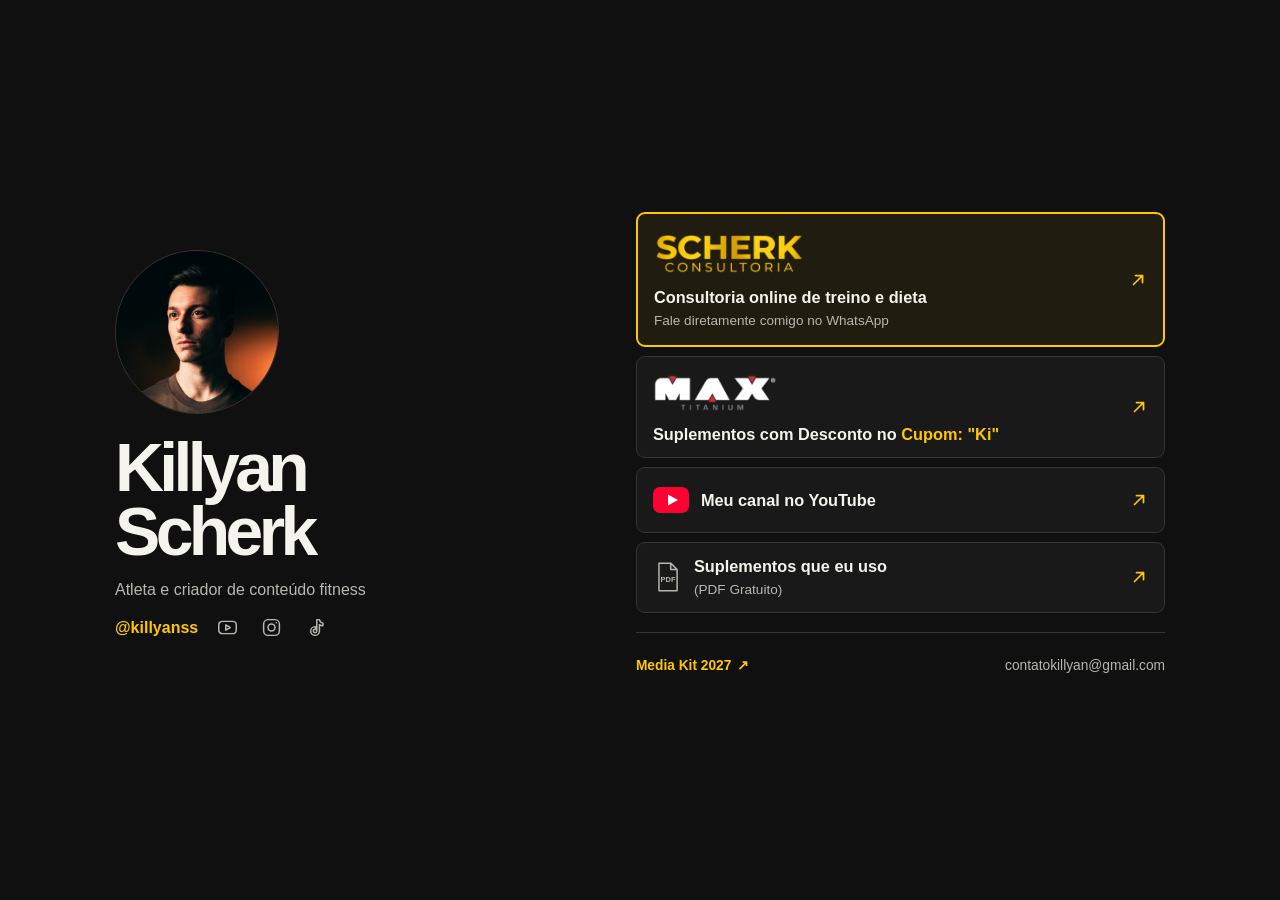
<file: index.html>
<!DOCTYPE html>
<html lang="pt-BR">
<head>
  <script async src="https://www.googletagmanager.com/gtag/js?id=G-Y4FM77V8TT"></script>
  <script>
    window.dataLayer = window.dataLayer || [];
    function gtag() { window.dataLayer.push(arguments); }
    gtag('js', new Date());
    gtag('config', 'G-Y4FM77V8TT', {
      allow_google_signals: false,
      allow_ad_personalization_signals: false
    });

    document.addEventListener('click', function (event) {
      const link = event.target.closest('a[href^="https://wa.me/"], a[href^="https://api.whatsapp.com/"]');
      if (link) {
        gtag('event', 'whatsapp_click');
      }
    });
  </script>
    <meta charset="UTF-8">
    <meta name="viewport" content="width=device-width, initial-scale=1">
    <meta name="theme-color" content="#101010">
    <meta name="description" content="Consultoria, suplementos e canal de Killyan Scherk.">
    <title>Killyan Scherk | Links</title>
    <link rel="icon" type="image/png" sizes="64x64" href="[data-uri]">
    <style>
        :root {
            color-scheme: dark;
            --background: #101010;
            --surface: #191919;
            --text: #f5f3ee;
            --muted: #b8b6b0;
            --line: #373530;
            --yellow: #ffc700;
        }

        *, *::before, *::after { box-sizing: border-box; }
        body {
            margin: 0;
            color: var(--text);
            background: var(--background);
            font: 400 1rem/1.45 "Helvetica Neue", Helvetica, Arial, sans-serif;
        }
        h1, p { margin: 0; }
        a { color: inherit; text-decoration: none; }
        a:focus-visible { outline: 2px solid var(--yellow); outline-offset: 4px; }
        main {
            width: min(1050px, 100% - 80px);
            min-height: 100vh;
            min-height: 100svh;
            margin-inline: auto;
            display: grid;
            grid-template-columns: minmax(0, .9fr) minmax(0, 1.1fr);
            align-content: center;
            align-items: center;
            gap: clamp(2rem, 7vw, 5.5rem);
            padding-block: clamp(2rem, 7vh, 5rem);
        }

        .profile { padding-block: 1rem; }
        .portrait {
            display: block;
            width: clamp(112px, 16vw, 164px);
            height: auto;
            aspect-ratio: 1;
            object-fit: cover;
            border-radius: 50%;
            border: 1px solid var(--line);
            margin-bottom: 1.35rem;
        }
        h1 {
            font-size: clamp(3rem, 5.3vw, 5.5rem);
            line-height: .95;
            font-weight: 700;
            letter-spacing: -.068em;
        }
        h1 span { display: block; }
        .profile p { margin-top: .85rem; color: var(--muted); }
        .profile .handle { color: var(--yellow); font-weight: 700; }
        .identity { display: flex; align-items: center; flex-wrap: wrap; gap: .45rem; margin-top: .25rem; }
        .social-links { display: flex; }
        .social-links a { width: 44px; height: 44px; display: grid; place-items: center; color: var(--muted); border-radius: 6px; }
        .social-links a:hover { color: var(--yellow); background: var(--surface); }
        @media (max-width: 700px) { .identity { justify-content: center; } }

        .links { display: grid; gap: 9px; list-style: none; padding: 0; margin: 0; }
        .link {
            min-height: 66px;
            display: grid;
            grid-template-columns: minmax(0, 1fr) auto;
            align-items: center;
            gap: 1rem;
            padding: .8rem 1rem;
            background: var(--surface);
            border: 1px solid var(--line);
            border-radius: 9px;
            transition: background .16s, border-color .16s;
        }
        .link:hover { background: #24221b; border-color: var(--yellow); }
        .link strong { display: block; font-size: 1.02rem; line-height: 1.25; }
        .link small { display: block; margin-top: .22rem; color: var(--muted); font-size: .85rem; }
        .arrow { color: var(--yellow); font-size: 1.25rem; line-height: 1; }
        .link.primary { background: var(--yellow); border-color: var(--yellow); color: #141005; }
        .link.primary:hover { background: #ffdb52; border-color: #ffdb52; }
        .primary small, .primary .arrow { color: inherit; }
        .coupon { color: var(--yellow); font-weight: 700; }

        footer {
            margin-top: 1.2rem;
            border-top: 1px solid var(--line);
            padding-top: .65rem;
            display: flex;
            align-items: center;
            justify-content: space-between;
            flex-wrap: wrap;
            gap: .1rem 1rem;
            font-size: .86rem;
            color: var(--muted);
        }
        footer a { display: inline-flex; align-items: center; min-height: 44px; gap: .35rem; }
        footer a:hover { color: var(--yellow); text-decoration: underline; text-underline-offset: .2em; }
        .media-kit { color: var(--yellow); font-weight: 700; }

        @media (max-width: 700px) {
            main { width: min(480px, 100% - 36px); min-height: auto; grid-template-columns: 1fr; gap: 1.6rem; }
            .profile { text-align: center; padding: 0; }
            .portrait { width: 94px; margin: 0 auto .85rem; }
            h1 { font-size: clamp(2.35rem, 8vw, 3.7rem); letter-spacing: -.058em; }
            h1 span { display: inline; }
            .profile p { margin-top: .5rem; }
        }
        @media (prefers-reduced-motion: reduce) {
            .link { transition: none; }
        }
    
        .brand-link { min-height: 78px; }
        .brand-content { display: grid; justify-items: start; gap: .5rem; }
        .brand-inline { display: flex; align-items: center; gap: .75rem; }
        .brand-logo { display: block; object-fit: contain; object-position: left center; width: 150px; height: 50px; }
        .max-logo { mix-blend-mode: screen; width: 124px; height: 46px; }
        .brand-inline svg { flex: none; }
        .youtube-logo { width: 36px; height: 26px; }
        .pdf-icon { width: 29px; height: 32px; color: var(--muted); }
        .link.primary {
            background: #201c10;
            color: var(--text);
            padding-block: .9rem;
            border-width: 2px;
        }
        .link.primary:hover { background: #2b2411; border-color: #ffdb52; }
        .primary small { color: var(--muted); }
        .primary .arrow { color: var(--yellow); }
    </style>
</head>
<body>
    <main>
        <header class="profile">
            <img class="portrait" src="[data-uri]" width="480" height="480" alt="Foto de perfil de Killyan Scherk" fetchpriority="high">
            <h1><span>Killyan</span> <span>Scherk</span></h1>
            <p>Atleta e criador de conteúdo fitness</p>
            <div class="identity"><span class="handle">@killyanss</span><nav class="social-links" aria-label="Redes sociais"><a href="https://www.youtube.com/@killyanss" target="_blank" rel="noopener noreferrer" aria-label="YouTube"><svg width="21" height="21" viewBox="0 0 24 24" fill="none" stroke="currentColor" stroke-width="1.7" stroke-linecap="round" stroke-linejoin="round" aria-hidden="true"><rect x="2" y="5" width="20" height="14" rx="4"/><path d="m10 9 5 3-5 3z"/></svg></a><a href="https://www.instagram.com/killyanss" target="_blank" rel="noopener noreferrer" aria-label="Instagram"><svg width="21" height="21" viewBox="0 0 24 24" fill="none" stroke="currentColor" stroke-width="1.7" stroke-linecap="round" stroke-linejoin="round" aria-hidden="true"><rect x="3" y="3" width="18" height="18" rx="5"/><circle cx="12" cy="12" r="4"/><path d="M17.5 6.5h.01"/></svg></a><a href="https://www.tiktok.com/@killyanss" target="_blank" rel="noopener noreferrer" aria-label="TikTok"><svg width="21" height="21" viewBox="0 0 24 24" fill="none" stroke="currentColor" stroke-width="1.7" stroke-linecap="round" stroke-linejoin="round" aria-hidden="true"><path d="M13.5 3h3a5 5 0 0 0 4 4v3a8 8 0 0 1-4-1.4V16a5 5 0 1 1-5-5h.5v3h-.5a2 2 0 1 0 2 2V3Z"/></svg></a></nav></div>
        </header>

        <div>
            <nav aria-label="Links de Killyan Scherk">
                <ul class="links">
                    <li>
                        <a class="link primary brand-link" href="https://wa.me/5511912862648">
                            <span class="brand-content"><img class="brand-logo" src="[data-uri]" alt="Scherk Consultoria"><span><strong>Consultoria online de treino e dieta</strong><small>Fale diretamente comigo no WhatsApp</small></span></span>
                            <svg class="arrow" width="18" height="18" viewBox="0 0 18 18" fill="none" stroke="currentColor" stroke-width="1.75" stroke-linecap="round" stroke-linejoin="round" aria-hidden="true" focusable="false"><path d="M4.5 13.5l9-9m-7 0h7v7"/></svg>
                        </a>
                    </li>
                    <li>
                        <a class="link brand-link" href="https://www.maxtitanium.com.br/" target="_blank" rel="noopener noreferrer">
                            <span class="brand-content"><img class="brand-logo max-logo" src="[data-uri]" alt="Max Titanium"><strong>Suplementos com Desconto no <span class="coupon">Cupom: "Ki"</span></strong></span>
                            <svg class="arrow" width="18" height="18" viewBox="0 0 18 18" fill="none" stroke="currentColor" stroke-width="1.75" stroke-linecap="round" stroke-linejoin="round" aria-hidden="true" focusable="false"><path d="M4.5 13.5l9-9m-7 0h7v7"/></svg>
                        </a>
                    </li>
                    <li>
                        <a class="link" href="https://www.youtube.com/@killyanss" target="_blank" rel="noopener noreferrer">
                            <span class="brand-inline"><svg class="youtube-logo" viewBox="0 0 36 26" aria-hidden="true"><rect width="36" height="26" rx="7" fill="#ff0033"/><path d="m15 7.5 10 5.5-10 5.5z" fill="#fff"/></svg><strong>Meu canal no YouTube</strong></span>
                            <svg class="arrow" width="18" height="18" viewBox="0 0 18 18" fill="none" stroke="currentColor" stroke-width="1.75" stroke-linecap="round" stroke-linejoin="round" aria-hidden="true" focusable="false"><path d="M4.5 13.5l9-9m-7 0h7v7"/></svg>
                        </a>
                    </li>
                    <li>
                        <a class="link" href="https://docs.google.com/document/d/15MtBe-vhyfo_fk7Q--4Fxvum4FTevNWfiXPBAMH4Kb0/edit?usp=sharing">
                            <span class="brand-inline"><svg class="pdf-icon" viewBox="0 0 26 30" fill="none" aria-hidden="true"><path d="M5 2h11l6 6v20H5zM16 2v6h6" stroke="currentColor" stroke-width="1.4" stroke-linejoin="round"/><text x="13.5" y="20" text-anchor="middle" fill="currentColor" font-family="Arial,sans-serif" font-size="7" font-weight="700">PDF</text></svg><span><strong>Suplementos que eu uso</strong><small>(PDF Gratuito)</small></span></span>
                            <svg class="arrow" width="18" height="18" viewBox="0 0 18 18" fill="none" stroke="currentColor" stroke-width="1.75" stroke-linecap="round" stroke-linejoin="round" aria-hidden="true" focusable="false"><path d="M4.5 13.5l9-9m-7 0h7v7"/></svg>
                        </a>
                    </li>
                </ul>
            </nav>

            <footer>
                <a class="media-kit" href="https://killyan.com.br/mediakit/">Media Kit 2027 <span aria-hidden="true">↗</span></a>
                <a href="mailto:contatokillyan@gmail.com">contatokillyan@gmail.com</a>
            </footer>
        </div>
    </main>
</body>
</html>
</file>
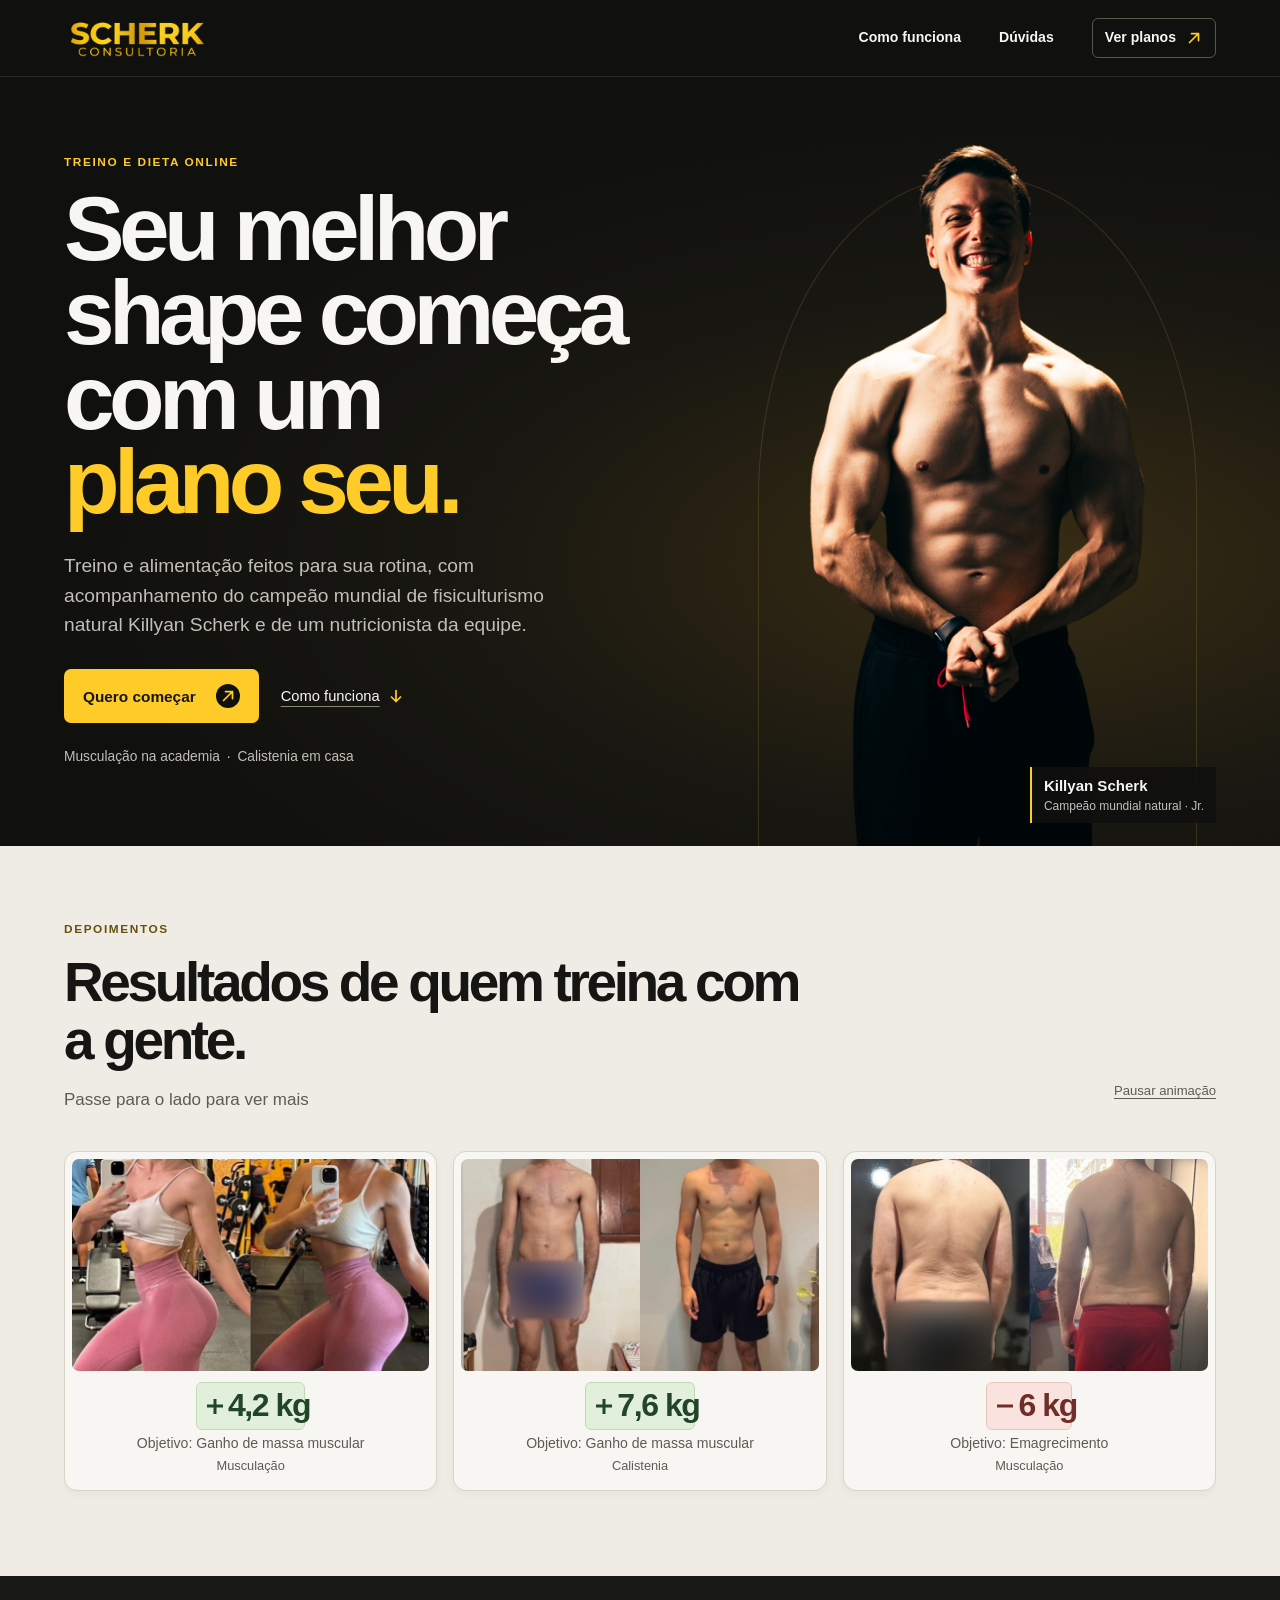
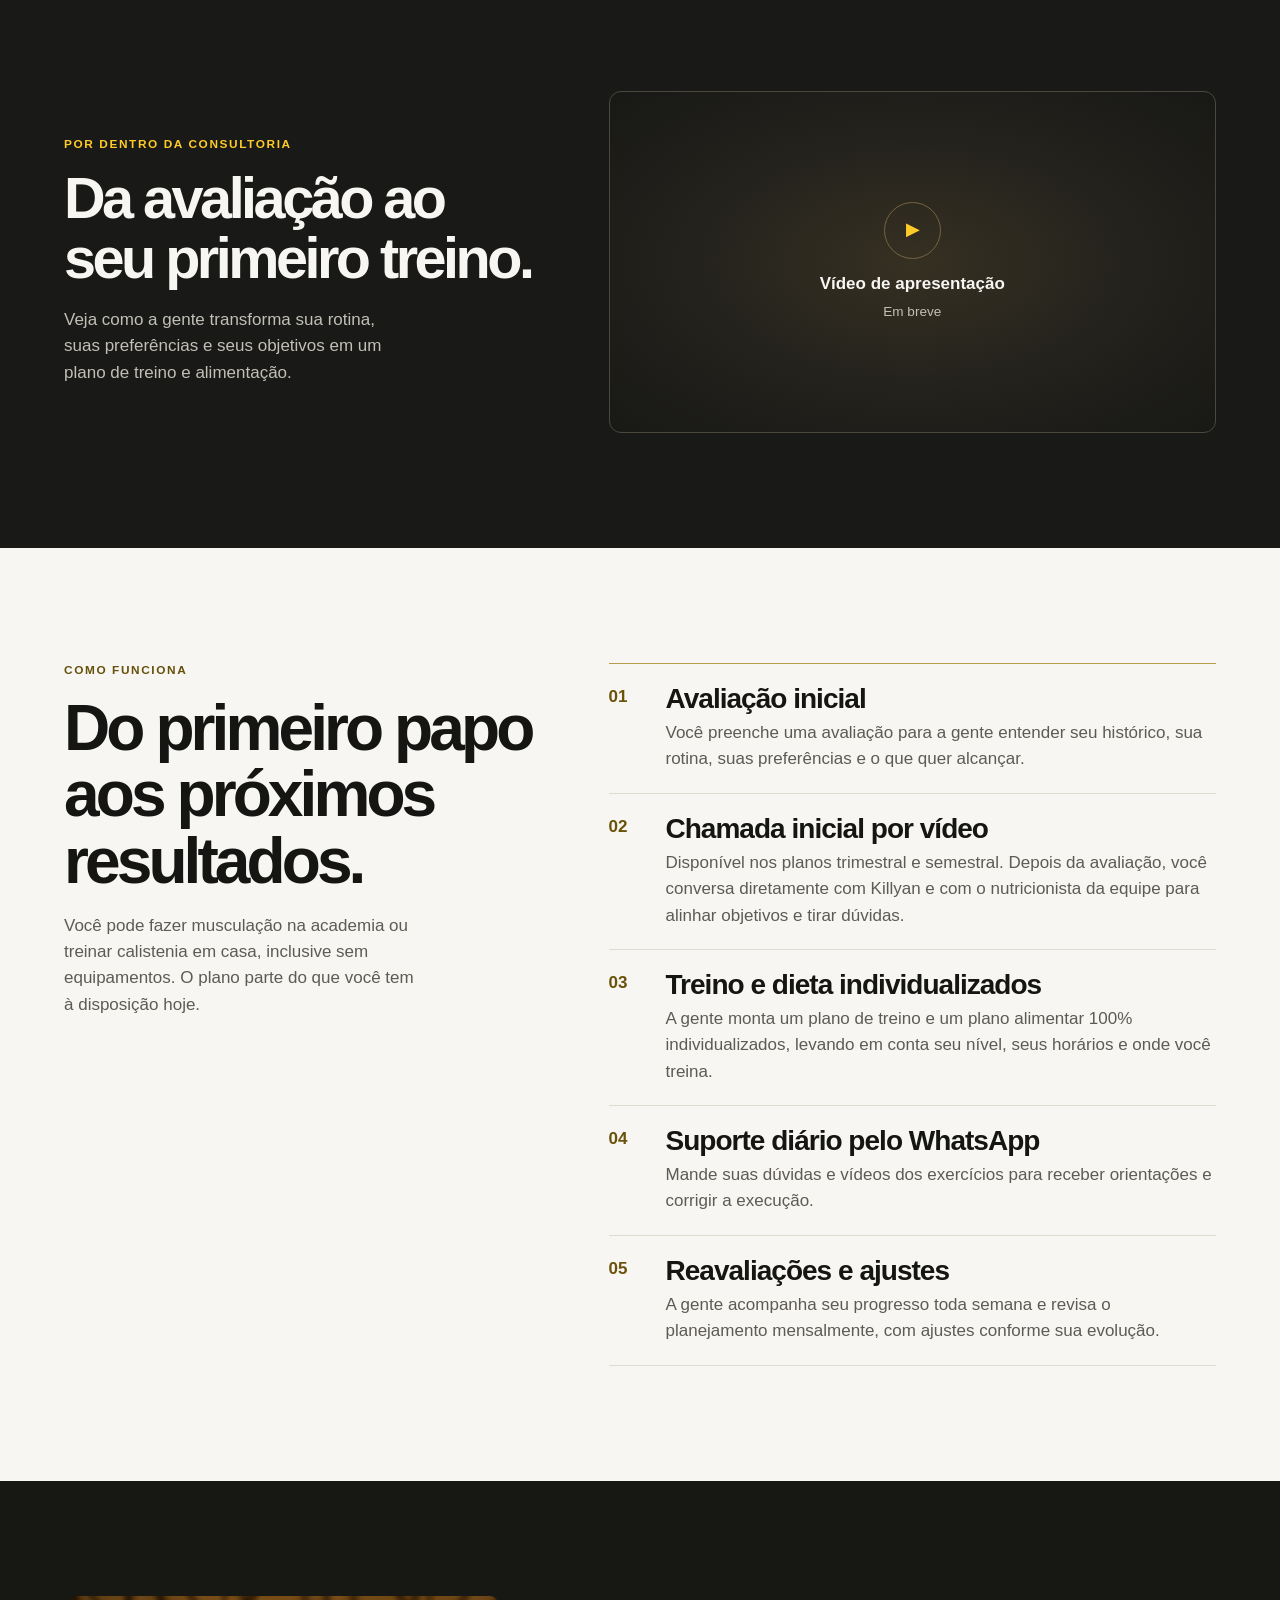
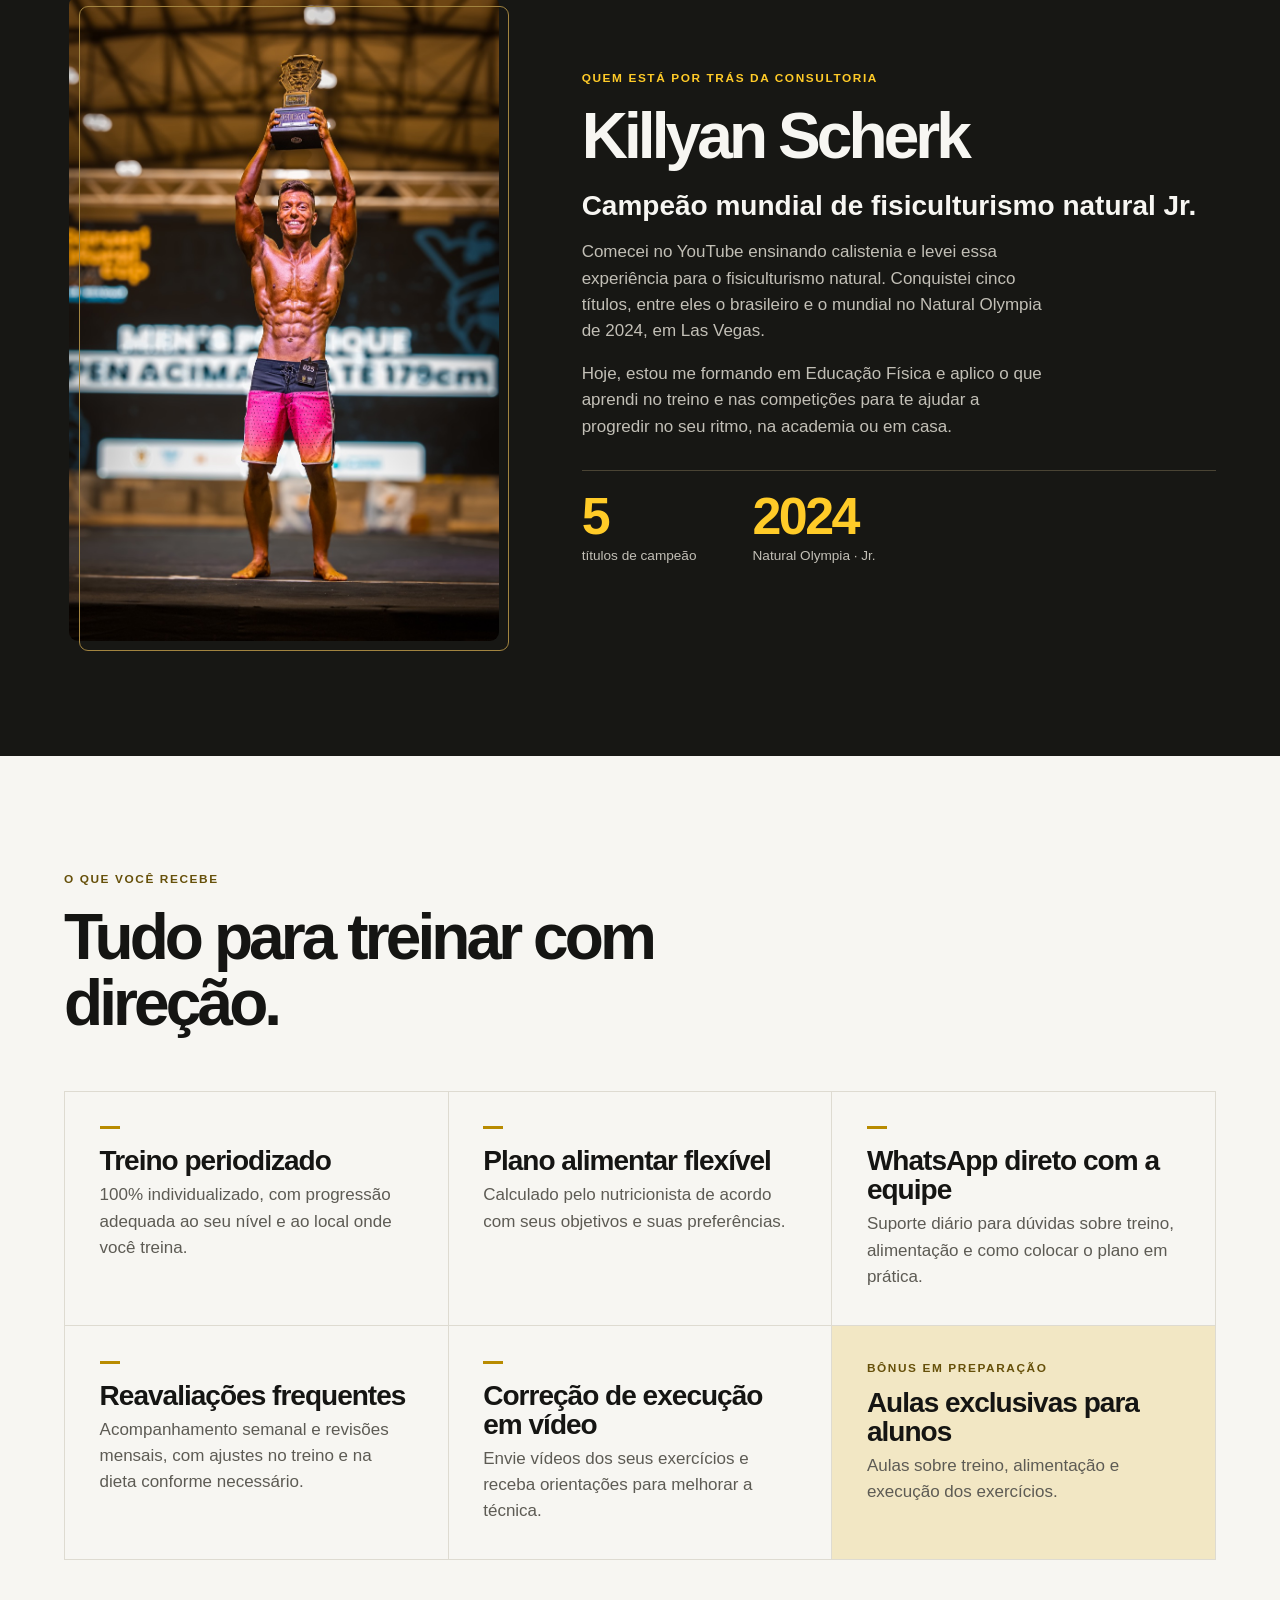
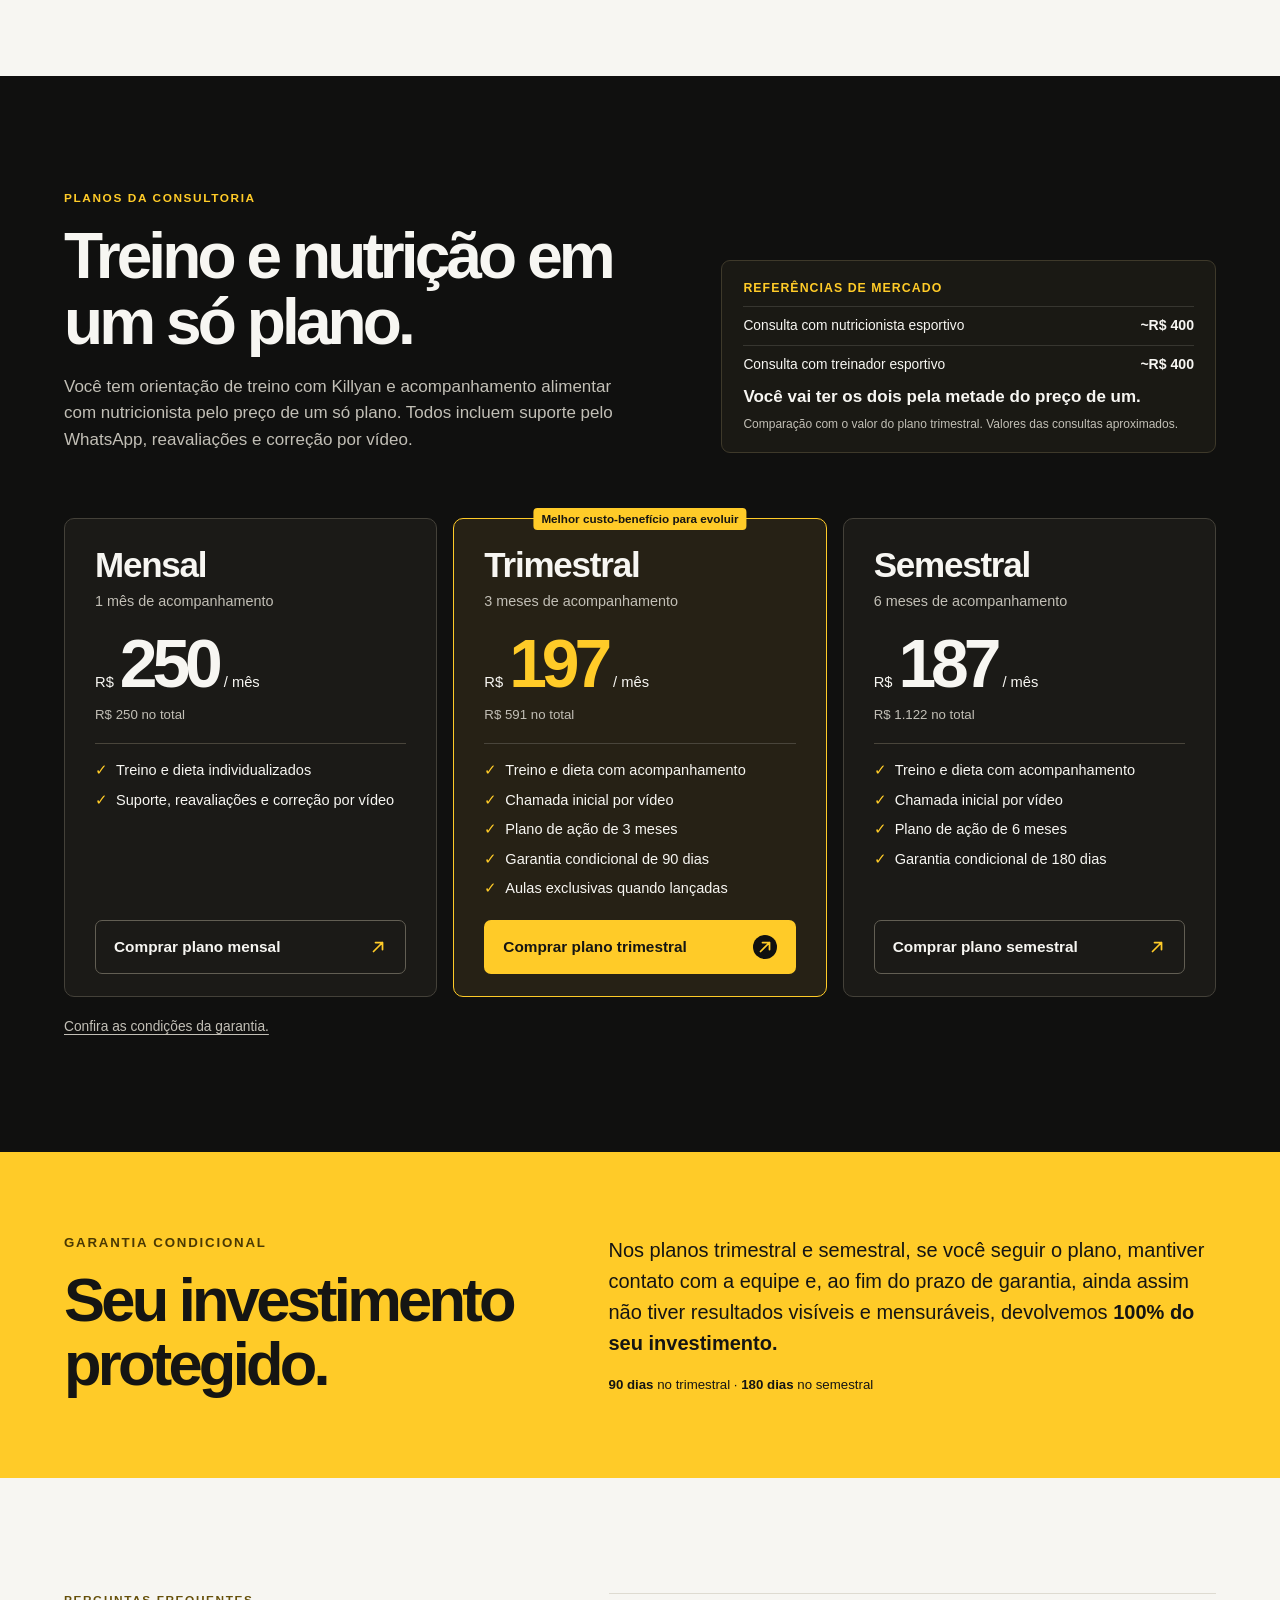
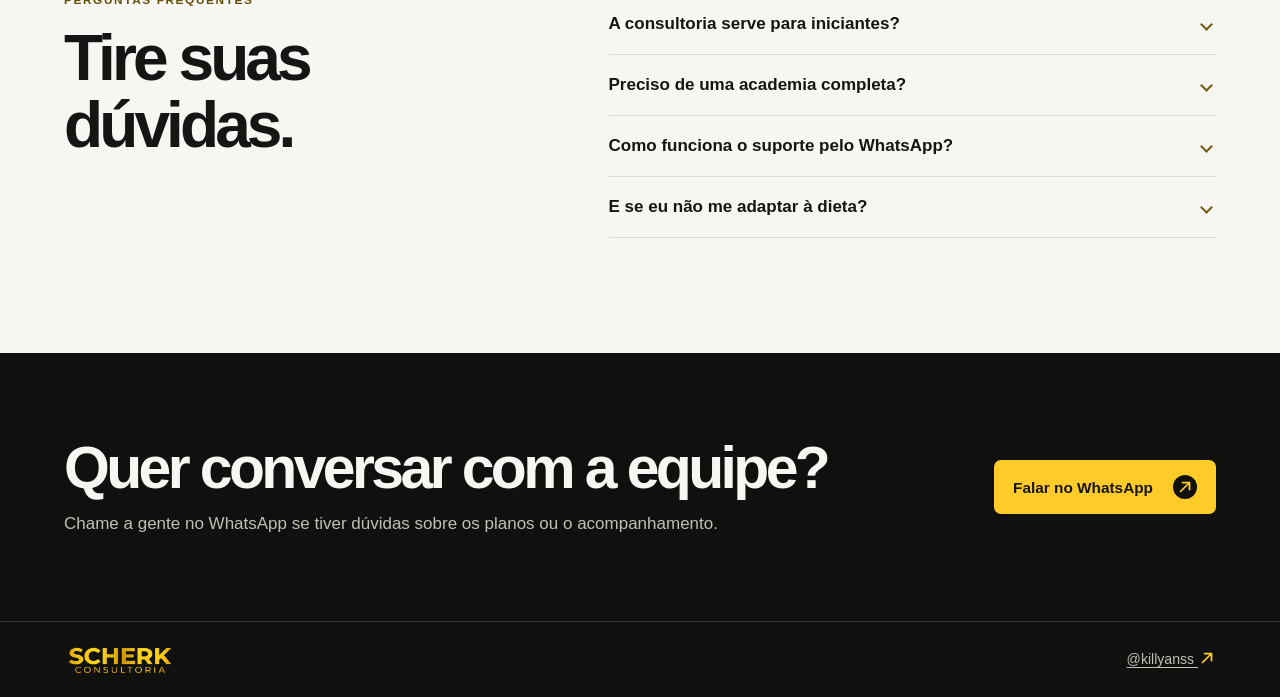
<file: consultoria/index.html>
<!doctype html>
<html lang="pt-BR">
<head>
  <script async src="https://www.googletagmanager.com/gtag/js?id=G-Y4FM77V8TT"></script>
  <script>
    window.dataLayer = window.dataLayer || [];
    function gtag() { window.dataLayer.push(arguments); }
    gtag('js', new Date());
    gtag('config', 'G-Y4FM77V8TT', {
      allow_google_signals: false,
      allow_ad_personalization_signals: false
    });

    document.addEventListener('click', function (event) {
      const link = event.target.closest('a[href^="https://wa.me/"], a[href^="https://api.whatsapp.com/"]');
      if (link) {
        gtag('event', 'whatsapp_click');
      }
    });
  </script>
  <meta charset="utf-8">
  <meta name="viewport" content="width=device-width, initial-scale=1">
  <meta name="theme-color" content="#10100f">
  <meta name="description" content="Treino e alimentação individualizados com Killyan Scherk e nutricionista. Musculação na academia ou calistenia em casa, com acompanhamento pelo WhatsApp.">
  <meta property="og:type" content="website">
  <meta property="og:title" content="Scherk Consultoria | Treino e dieta online">
  <meta property="og:description" content="Treino e alimentação feitos para sua rotina, com Killyan Scherk e nutricionista.">
  <meta property="og:image" content="https://killyan.com.br/consultoria/assets/palco.jpg">
  <meta property="og:image:alt" content="Killyan Scherk no palco, levantando seu troféu">
  <meta property="og:url" content="https://killyan.com.br/consultoria/">
  <link rel="canonical" href="https://killyan.com.br/consultoria/">
  <link rel="icon" type="image/png" sizes="96x96" href="./assets/favicon.png">
  <link rel="stylesheet" href="./style.css?v=badge-mobile">
  <title>Scherk Consultoria | Treino e dieta online</title>
</head>
<body id="inicio">
  <a class="skip" href="#conteudo">Ir para o conteúdo</a>
  <header class="site-header">
    <div class="wrap header-inner">
      <a class="brand" href="#inicio" aria-label="Scherk Consultoria, início">
        <img src="./assets/scherk.png" width="380" height="134" alt="Scherk Consultoria">
      </a>
      <nav aria-label="Navegação principal">
        <a class="nav-method" href="#como-funciona">Como funciona</a>
        <a class="nav-faq" href="#duvidas">Dúvidas</a>
        <a class="header-cta" href="#planos">Ver planos <svg class="arrow-icon" width="18" height="18" viewBox="0 0 18 18" fill="none" stroke="currentColor" stroke-width="1.75" stroke-linecap="round" stroke-linejoin="round" aria-hidden="true" focusable="false"><path d="M4.5 13.5l9-9m-7 0h7v7"/></svg></a>
      </nav>
    </div>
  </header>

  <main id="conteudo">
    <section class="hero" aria-labelledby="headline">
      <div class="wrap hero-grid">
        <div class="hero-copy">
          <p class="eyebrow">Treino e dieta online</p>
          <h1 id="headline">Seu melhor shape começa com um <em>plano seu.</em></h1>
          <p class="intro">Treino e alimentação feitos para sua rotina, com acompanhamento do campeão mundial de fisiculturismo natural Killyan Scherk e de um nutricionista da equipe.</p>
          <div class="hero-actions">
            <a class="button" href="#planos">Quero começar <svg class="arrow-icon" width="18" height="18" viewBox="0 0 18 18" fill="none" stroke="currentColor" stroke-width="1.75" stroke-linecap="round" stroke-linejoin="round" aria-hidden="true" focusable="false"><path d="M4.5 13.5l9-9m-7 0h7v7"/></svg></a>
            <a class="text-link" href="#como-funciona">Como funciona <svg class="arrow-icon" width="18" height="18" viewBox="0 0 18 18" fill="none" stroke="currentColor" stroke-width="1.75" stroke-linecap="round" stroke-linejoin="round" aria-hidden="true" focusable="false"><path d="M9 3.5v11m-4.5-4.5L9 14.5l4.5-4.5"/></svg></a>
          </div>
          <p class="hero-note">Musculação na academia <span aria-hidden="true">·</span> Calistenia em casa</p>
        </div>
        <div class="hero-visual">
          <img src="./assets/killyan.png" width="433" height="820" alt="Killyan Scherk" fetchpriority="high">
          <div class="hero-credit"><strong>Killyan Scherk</strong><span>Campeão mundial natural · Jr.</span></div>
        </div>
      </div>
    </section>

    <section class="section proof" id="depoimentos" aria-labelledby="depoimentos-title">
      <div class="wrap">
        <div class="result-header">
          <div class="section-heading">
            <p class="eyebrow">Depoimentos</p>
            <h2 id="depoimentos-title">Resultados de quem treina com a gente.</h2>
            <p>Passe para o lado para ver mais</p>
          </div>
          <button class="result-autoplay" type="button" aria-controls="lista-evolucoes" hidden>Pausar animação</button>
        </div>
        <div class="result-grid" id="lista-evolucoes" tabindex="0" role="region" aria-label="Comparativos de evolução">
          <article class="result-card" aria-labelledby="case-04">
            <img class="result-comparison" src="./assets/evolucoes/evolucao-04.jpg" width="720" height="428" loading="lazy" alt="Evolução física. Foto inicial à esquerda e final à direita.">
            <div class="result-details">
              <h3 class="result-change" id="case-04"><span class="result-sign result-sign-plus"><span>+</span></span><span>4,2 kg</span></h3>
              <p>Objetivo: Ganho de massa muscular</p>
              <p>Musculação</p>
            </div>
          </article>
          <article class="result-card" aria-labelledby="case-gm">
            <img class="result-comparison" src="./assets/evolucoes/evolucao-03.jpg?v=desfoque-2" width="720" height="428" loading="lazy" alt="Evolução física. Foto inicial à esquerda e final à direita.">
            <div class="result-details">
              <h3 class="result-change" id="case-gm"><span class="result-sign result-sign-plus"><span>+</span></span><span>7,6 kg</span></h3>
              <p>Objetivo: Ganho de massa muscular</p>
              <p>Calistenia</p>
            </div>
          </article>
          <article class="result-card" aria-labelledby="case-06">
            <img class="result-comparison" src="./assets/evolucoes/evolucao-06.jpg?v=desfoque-2" width="720" height="428" loading="lazy" alt="Evolução física. Foto inicial à esquerda e final à direita.">
            <div class="result-details">
              <h3 class="result-change result-loss" id="case-06"><span class="result-sign"><span>−</span></span><span>6 kg</span></h3>
              <p>Objetivo: Emagrecimento</p>
              <p>Musculação</p>
            </div>
          </article>
          <article class="result-card" aria-labelledby="case-gr">
            <img class="result-comparison" src="./assets/evolucoes/evolucao-02.jpg" width="720" height="428" loading="lazy" alt="Evolução física. Foto inicial à esquerda e final à direita.">
            <div class="result-details">
              <h3 class="result-change result-loss" id="case-gr"><span class="result-sign"><span>−</span></span><span>4,0 kg</span></h3>
              <p>Objetivo: Emagrecimento</p>
              <p>Musculação</p>
            </div>
          </article>
          <article class="result-card" aria-labelledby="case-ls">
            <img class="result-comparison" src="./assets/evolucoes/evolucao-01.jpg?v=desfoque-2" width="720" height="428" loading="lazy" alt="Evolução física. Foto inicial à esquerda e final à direita.">
            <div class="result-details">
              <h3 class="result-change" id="case-ls"><span class="result-sign result-sign-plus"><span>+</span></span><span>6,2 kg</span></h3>
              <p>Objetivo: Ganho de massa muscular</p>
              <p>Musculação</p>
            </div>
          </article>
          <article class="result-card" aria-labelledby="case-05">
            <img class="result-comparison" src="./assets/evolucoes/evolucao-05.jpg" width="720" height="428" loading="lazy" alt="Evolução física. Foto inicial à esquerda e final à direita.">
            <div class="result-details">
              <h3 class="result-change" id="case-05"><span class="result-sign result-sign-plus"><span>+</span></span><span>3,1 kg</span></h3>
              <p>Objetivo: Ganho de massa muscular</p>
              <p>Musculação</p>
            </div>
          </article>
        </div>
      </div>
    </section>

    <section class="section video-section" aria-labelledby="video-title">
      <div class="wrap video-grid">
        <div>
          <p class="eyebrow">Por dentro da consultoria</p>
          <h2 id="video-title">Da avaliação ao seu primeiro treino.</h2>
          <p>Veja como a gente transforma sua rotina, suas preferências e seus objetivos em um plano de treino e alimentação.</p>
        </div>
        <!-- Quando o vídeo estiver pronto, substitua o conteúdo deste quadro pelo player. -->
        <div class="video-frame">
          <div class="video-status">
            <span class="play-mark" aria-hidden="true">▶</span>
            <strong>Vídeo de apresentação</strong>
            <span>Em breve</span>
          </div>
        </div>
      </div>
    </section>

    <section class="section paper" id="como-funciona" aria-labelledby="metodo-title">
      <div class="wrap method-grid">
        <div>
          <p class="eyebrow">Como funciona</p>
          <h2 id="metodo-title">Do primeiro papo aos próximos resultados.</h2>
          <p>Você pode fazer musculação na academia ou treinar calistenia em casa, inclusive sem equipamentos. O plano parte do que você tem à disposição hoje.</p>
        </div>
        <ol class="steps">
          <li><span aria-hidden="true">01</span><div><h3>Avaliação inicial</h3><p>Você preenche uma avaliação para a gente entender seu histórico, sua rotina, suas preferências e o que quer alcançar.</p></div></li>
          <li><span aria-hidden="true">02</span><div><h3>Chamada inicial por vídeo</h3><p>Disponível nos planos trimestral e semestral. Depois da avaliação, você conversa diretamente com Killyan e com o nutricionista da equipe para alinhar objetivos e tirar dúvidas.</p></div></li>
          <li><span aria-hidden="true">03</span><div><h3>Treino e dieta individualizados</h3><p>A gente monta um plano de treino e um plano alimentar 100% individualizados, levando em conta seu nível, seus horários e onde você treina.</p></div></li>
          <li><span aria-hidden="true">04</span><div><h3>Suporte diário pelo WhatsApp</h3><p>Mande suas dúvidas e vídeos dos exercícios para receber orientações e corrigir a execução.</p></div></li>
          <li><span aria-hidden="true">05</span><div><h3>Reavaliações e ajustes</h3><p>A gente acompanha seu progresso toda semana e revisa o planejamento mensalmente, com ajustes conforme sua evolução.</p></div></li>
        </ol>
      </div>
    </section>

    <section class="section dark about" id="sobre" aria-labelledby="sobre-title">
      <div class="wrap about-grid">
        <figure class="stage">
          <img src="./assets/palco.jpg" width="933" height="1400" loading="lazy" alt="Killyan Scherk no palco de uma competição, levantando o troféu">
        </figure>
        <div>
          <p class="eyebrow">Quem está por trás da consultoria</p>
          <h2 id="sobre-title">Killyan Scherk</h2>
          <p class="about-lead">Campeão mundial de fisiculturismo natural Jr.</p>
          <p>Comecei no YouTube ensinando calistenia e levei essa experiência para o fisiculturismo natural. Conquistei cinco títulos, entre eles o brasileiro e o mundial no Natural Olympia de 2024, em Las Vegas.</p>
          <p>Hoje, estou me formando em Educação Física e aplico o que aprendi no treino e nas competições para te ajudar a progredir no seu ritmo, na academia ou em casa.</p>
          <div class="about-stats">
            <div><strong>5</strong><span>títulos de campeão</span></div>
            <div><strong>2024</strong><span>Natural Olympia · Jr.</span></div>
          </div>
        </div>
      </div>
    </section>

    <section class="section paper" id="entregaveis" aria-labelledby="entregaveis-title">
      <div class="wrap">
        <div class="section-heading">
          <p class="eyebrow">O que você recebe</p>
          <h2 id="entregaveis-title">Tudo para treinar com direção.</h2>
        </div>
        <ul class="deliverables">
          <li><h3>Treino periodizado</h3><p>100% individualizado, com progressão adequada ao seu nível e ao local onde você treina.</p></li>
          <li><h3>Plano alimentar flexível</h3><p>Calculado pelo nutricionista de acordo com seus objetivos e suas preferências.</p></li>
          <li><h3>WhatsApp direto com a equipe</h3><p>Suporte diário para dúvidas sobre treino, alimentação e como colocar o plano em prática.</p></li>
          <li><h3>Reavaliações frequentes</h3><p>Acompanhamento semanal e revisões mensais, com ajustes no treino e na dieta conforme necessário.</p></li>
          <li><h3>Correção de execução em vídeo</h3><p>Envie vídeos dos seus exercícios e receba orientações para melhorar a técnica.</p></li>
          <li class="bonus"><p class="eyebrow">Bônus em preparação</p><h3>Aulas exclusivas para alunos</h3><p>Aulas sobre treino, alimentação e execução dos exercícios.</p></li>
        </ul>
      </div>
    </section>

    <section class="section pricing dark" id="planos" aria-labelledby="planos-title">
      <div class="wrap">
        <div class="pricing-intro">
          <div>
            <p class="eyebrow">Planos da consultoria</p>
            <h2 id="planos-title">Treino e nutrição em um só plano.</h2>
            <p>Você tem orientação de treino com Killyan e acompanhamento alimentar com nutricionista pelo preço de um só plano. Todos incluem suporte pelo WhatsApp, reavaliações e correção por vídeo.</p>
          </div>
          <aside class="comparison" aria-label="Referências de preço">
            <p>Referências de mercado</p>
            <dl>
              <div><dt>Consulta com nutricionista esportivo</dt><dd>~R$ 400</dd></div>
              <div><dt>Consulta com treinador esportivo</dt><dd>~R$ 400</dd></div>
            </dl>
            <div><strong>Você vai ter os dois pela metade do preço de um.</strong></div>
            <small>Comparação com o valor do plano trimestral. Valores das consultas aproximados.</small>
          </aside>
        </div>

        <div class="plans-grid">
          <article class="plan">
            <h3>Mensal</h3>
            <p class="plan-length">1 mês de acompanhamento</p>
            <p class="price"><span>R$</span> <strong>250</strong> <span>/ mês</span></p>
            <p class="plan-total">R$ 250 no total</p>
            <ul><li>Treino e dieta individualizados</li><li>Suporte, reavaliações e correção por vídeo</li></ul>
            <a class="button outline" href="https://go.primecoaching.com.br/c/wVnPZG1evV">Comprar plano mensal <svg class="arrow-icon" width="18" height="18" viewBox="0 0 18 18" fill="none" stroke="currentColor" stroke-width="1.75" stroke-linecap="round" stroke-linejoin="round" aria-hidden="true" focusable="false"><path d="M4.5 13.5l9-9m-7 0h7v7"/></svg></a>
          </article>
          <article class="plan featured">
            <p class="recommendation">Melhor custo-benefício para evoluir</p>
            <h3>Trimestral</h3>
            <p class="plan-length">3 meses de acompanhamento</p>
            <p class="price"><span>R$</span> <strong>197</strong> <span>/ mês</span></p>
            <p class="plan-total">R$ 591 no total</p>
            <ul><li>Treino e dieta com acompanhamento</li><li>Chamada inicial por vídeo</li><li>Plano de ação de 3 meses</li><li>Garantia condicional de 90 dias</li><li>Aulas exclusivas quando lançadas</li></ul>
            <a class="button" href="https://go.primecoaching.com.br/c/YQxXdR7nVB">Comprar plano trimestral <svg class="arrow-icon" width="18" height="18" viewBox="0 0 18 18" fill="none" stroke="currentColor" stroke-width="1.75" stroke-linecap="round" stroke-linejoin="round" aria-hidden="true" focusable="false"><path d="M4.5 13.5l9-9m-7 0h7v7"/></svg></a>
          </article>
          <article class="plan">
            <h3>Semestral</h3>
            <p class="plan-length">6 meses de acompanhamento</p>
            <p class="price"><span>R$</span> <strong>187</strong> <span>/ mês</span></p>
            <p class="plan-total">R$ 1.122 no total</p>
            <ul><li>Treino e dieta com acompanhamento</li><li>Chamada inicial por vídeo</li><li>Plano de ação de 6 meses</li><li>Garantia condicional de 180 dias</li></ul>
            <a class="button outline" href="https://go.primecoaching.com.br/c/SA1alhJWyy">Comprar plano semestral <svg class="arrow-icon" width="18" height="18" viewBox="0 0 18 18" fill="none" stroke="currentColor" stroke-width="1.75" stroke-linecap="round" stroke-linejoin="round" aria-hidden="true" focusable="false"><path d="M4.5 13.5l9-9m-7 0h7v7"/></svg></a>
          </article>
        </div>
        <p class="pricing-note"><a href="#garantia">Confira as condições da garantia.</a></p>
      </div>
    </section>

    <section class="guarantee" id="garantia" aria-labelledby="garantia-title">
      <div class="wrap guarantee-grid">
        <div>
          <p class="eyebrow">Garantia condicional</p>
          <h2 id="garantia-title">Seu investimento protegido.</h2>
        </div>
        <div>
          <p>Nos planos trimestral e semestral, se você seguir o plano, mantiver contato com a equipe e, ao fim do prazo de garantia, ainda assim não tiver resultados visíveis e mensuráveis, devolvemos <strong>100% do seu investimento.</strong></p>
          <p class="guarantee-period"><strong>90 dias</strong> no trimestral <span aria-hidden="true">·</span> <strong>180 dias</strong> no semestral</p>
        </div>
      </div>
    </section>

    <section class="section paper" id="duvidas" aria-labelledby="faq-title">
      <div class="wrap faq-grid">
        <div>
          <p class="eyebrow">Perguntas frequentes</p>
          <h2 id="faq-title">Tire suas dúvidas.</h2>
        </div>
        <div class="faq-list">
          <details><summary>A consultoria serve para iniciantes?</summary><p>Sim. A avaliação inicial ajuda a gente a montar um plano adequado ao seu nível e ao tempo que você tem para treinar. Você pode mandar vídeos para receber orientações de execução.</p></details>
          <details><summary>Preciso de uma academia completa?</summary><p>Você pode treinar na academia ou fazer calistenia em casa, inclusive sem equipamentos. A gente adapta os exercícios ao espaço e aos recursos que você tem.</p></details>
          <details><summary>Como funciona o suporte pelo WhatsApp?</summary><p>Durante o acompanhamento, você tem contato diário com a equipe para tirar dúvidas, enviar vídeos dos exercícios e compartilhar como está indo com o treino e a alimentação.</p></details>
          <details><summary>E se eu não me adaptar à dieta?</summary><p>Fale com o nutricionista pelo WhatsApp. Ele pode orientar substituições e ajustar o plano para suas preferências, seus horários e seus objetivos.</p></details>
        </div>
      </div>
    </section>

    <section class="section contact dark" aria-labelledby="contact-title">
      <div class="wrap contact-grid">
        <div>
          <h2 id="contact-title">Quer conversar com a equipe?</h2>
          <p>Chame a gente no WhatsApp se tiver dúvidas sobre os planos ou o acompanhamento.</p>
        </div>
        <a class="button" href="https://wa.me/5511912862648?text=Ol%C3%A1%21%20Vi%20a%20p%C3%A1gina%20da%20Scherk%20Consultoria%20e%20tenho%20uma%20d%C3%BAvida." target="_blank" rel="noopener">Falar no WhatsApp <svg class="arrow-icon" width="18" height="18" viewBox="0 0 18 18" fill="none" stroke="currentColor" stroke-width="1.75" stroke-linecap="round" stroke-linejoin="round" aria-hidden="true" focusable="false"><path d="M4.5 13.5l9-9m-7 0h7v7"/></svg></a>
      </div>
    </section>
  </main>

  <footer class="site-footer">
    <div class="wrap footer-inner">
      <a class="brand" href="#inicio" aria-label="Scherk Consultoria, voltar ao início"><img src="./assets/scherk.png" width="380" height="134" loading="lazy" alt="Scherk Consultoria"></a>
      <a href="https://www.instagram.com/killyanss/">@killyanss <svg class="arrow-icon" width="18" height="18" viewBox="0 0 18 18" fill="none" stroke="currentColor" stroke-width="1.75" stroke-linecap="round" stroke-linejoin="round" aria-hidden="true" focusable="false"><path d="M4.5 13.5l9-9m-7 0h7v7"/></svg></a>
    </div>
  </footer>
  <script src="./evolucoes-auto.js?v=loop-1500ms" defer></script>
</body>
</html>
</file>
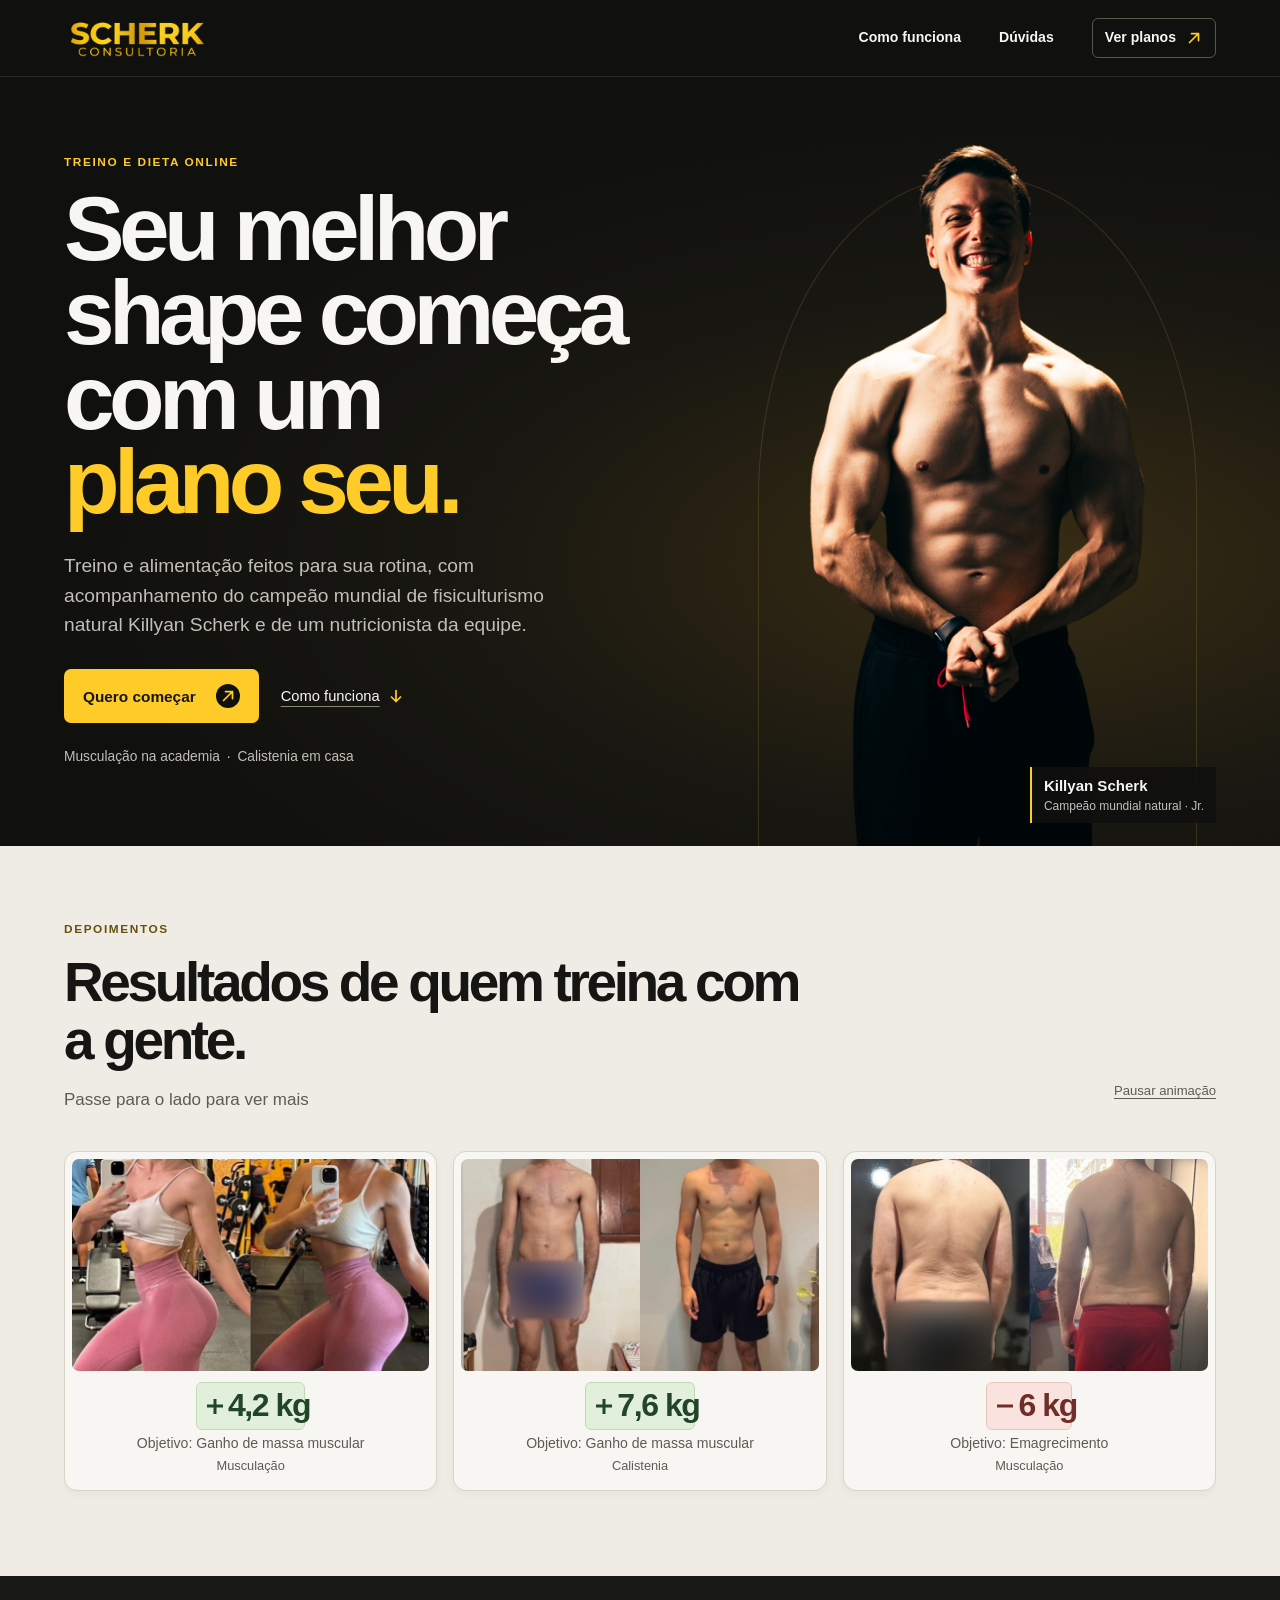
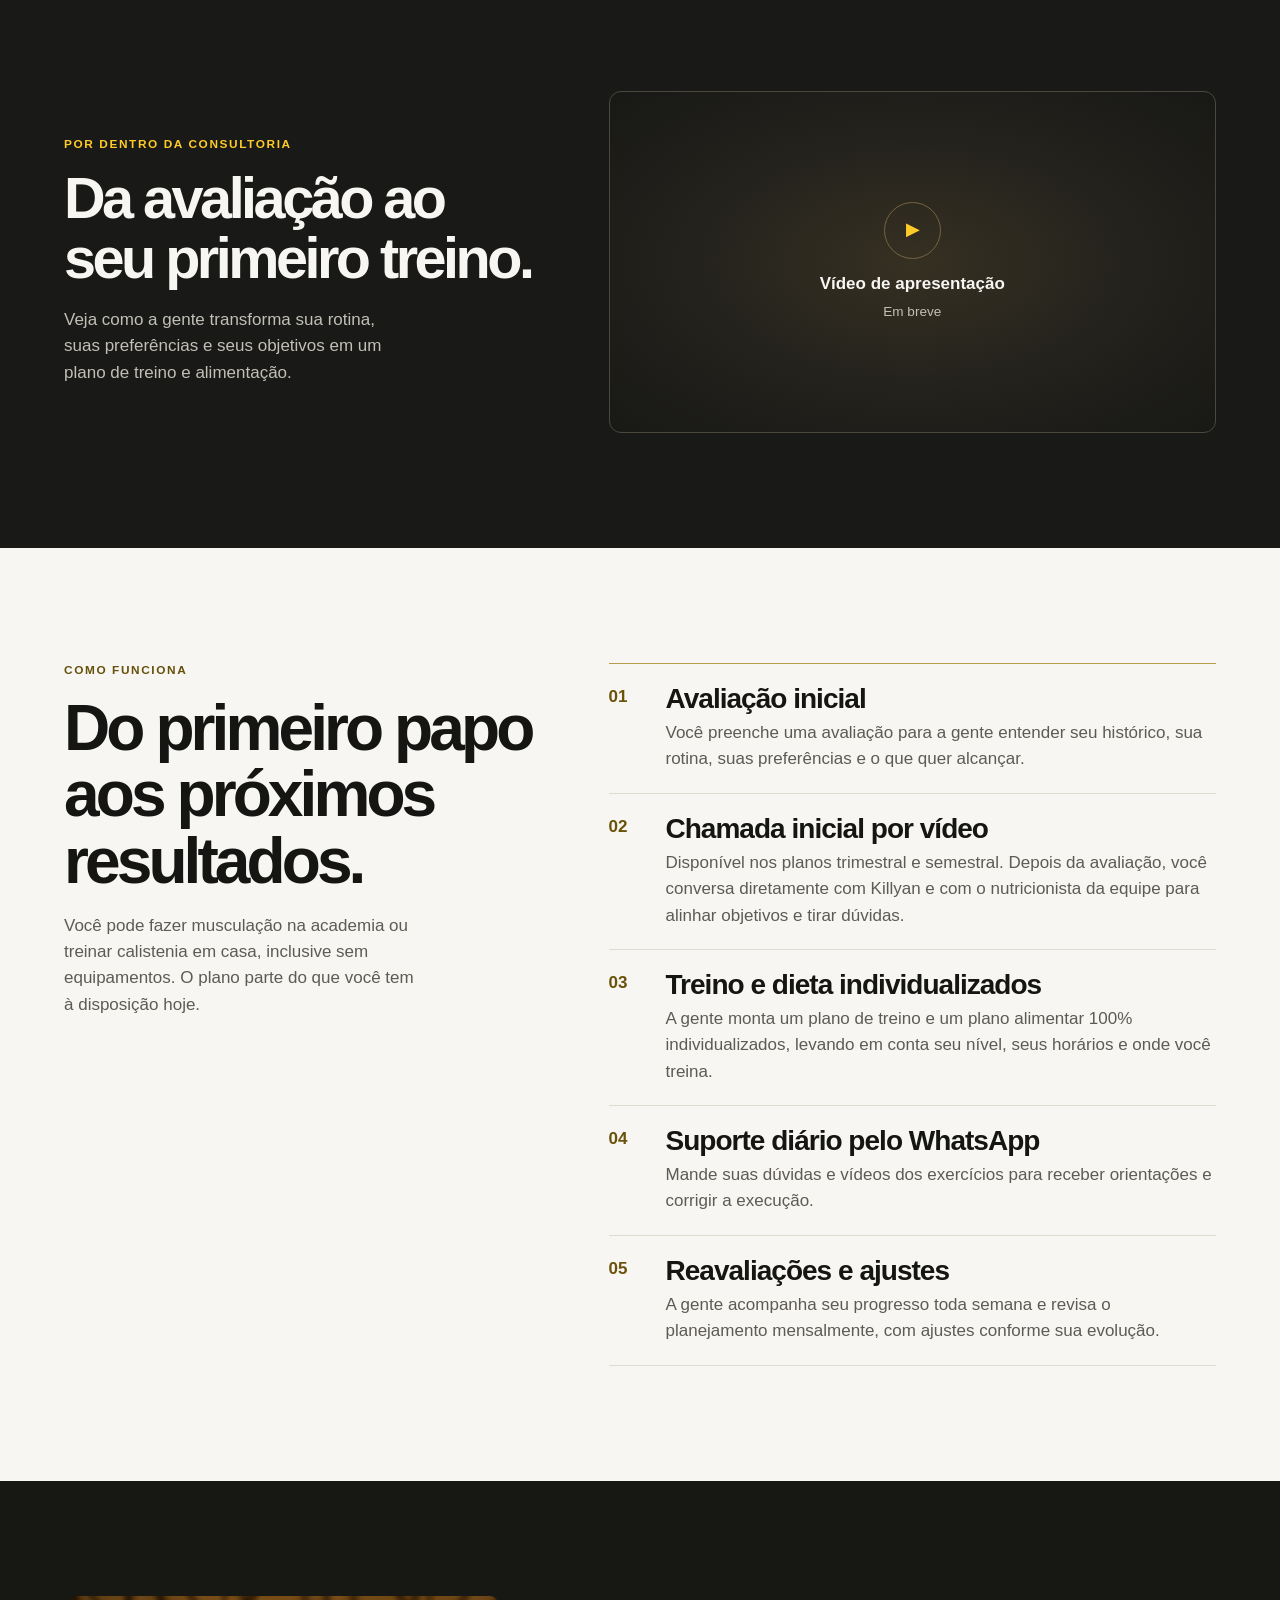
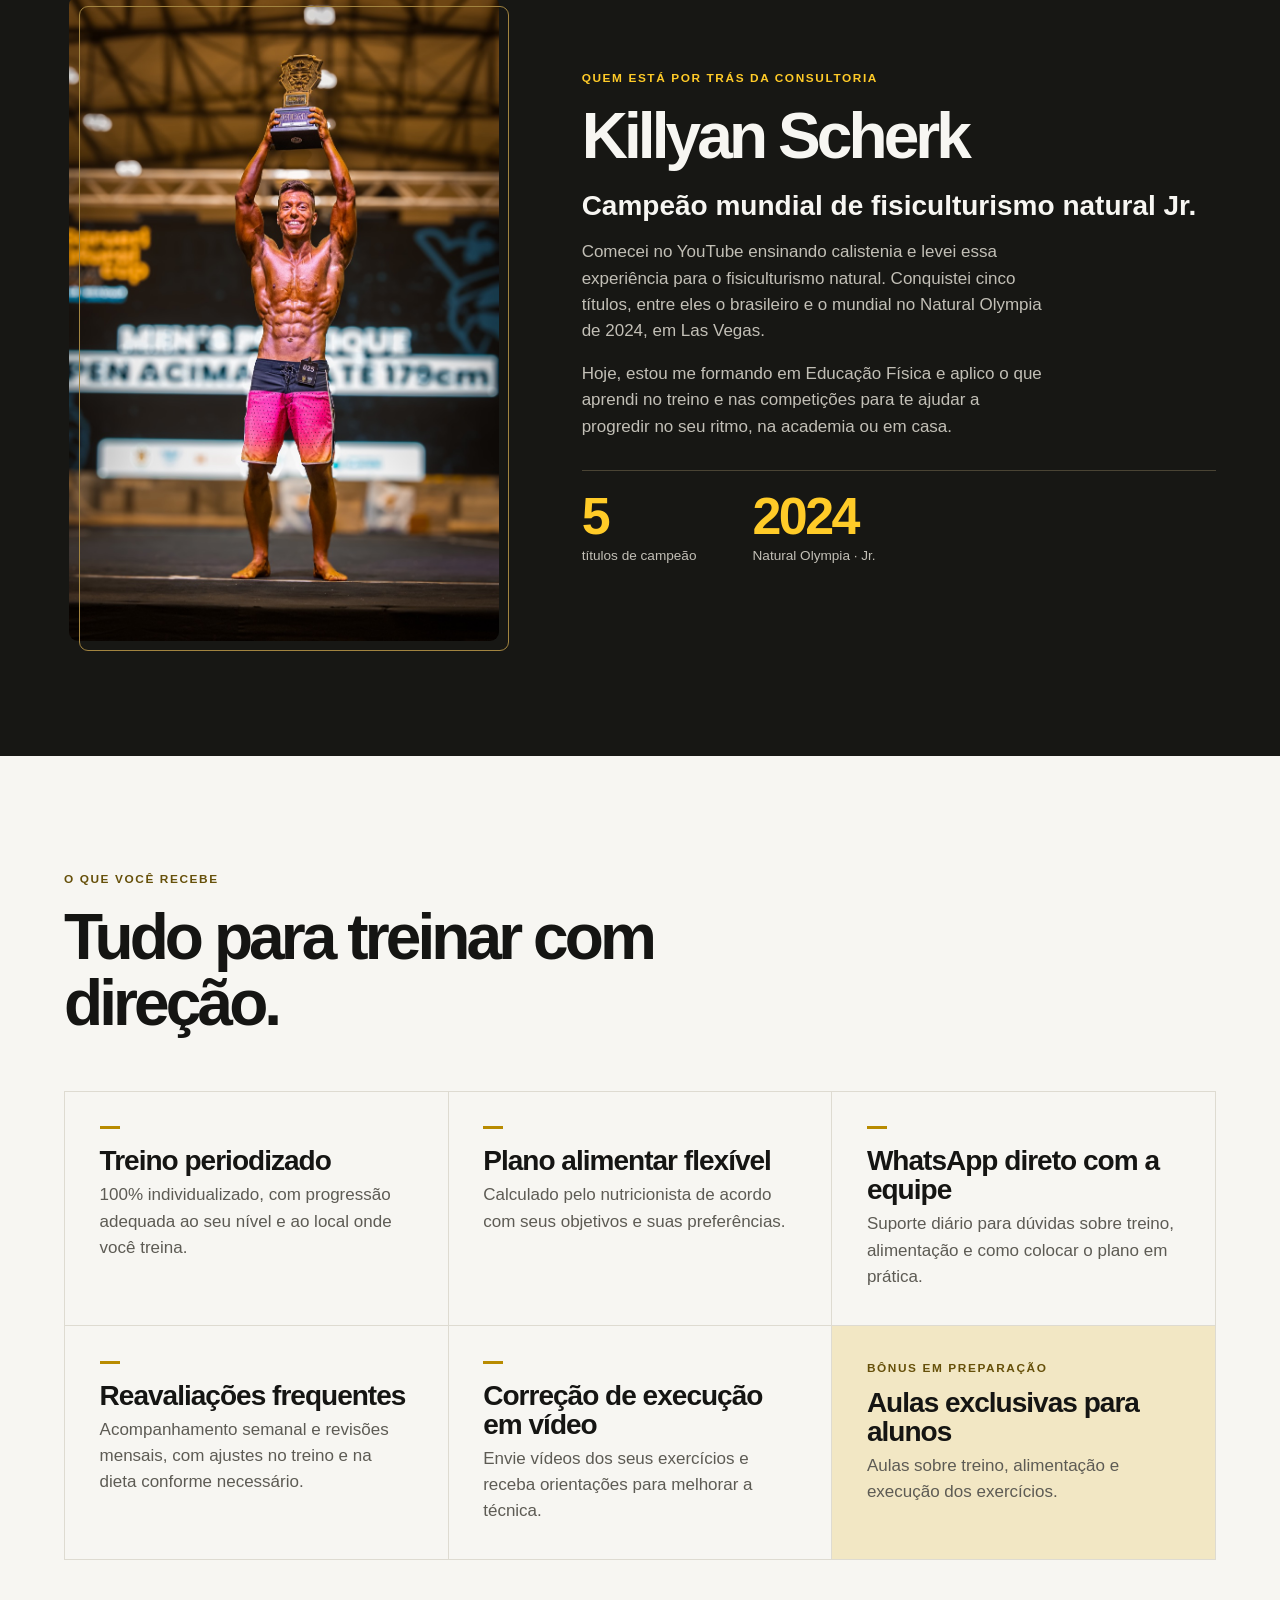
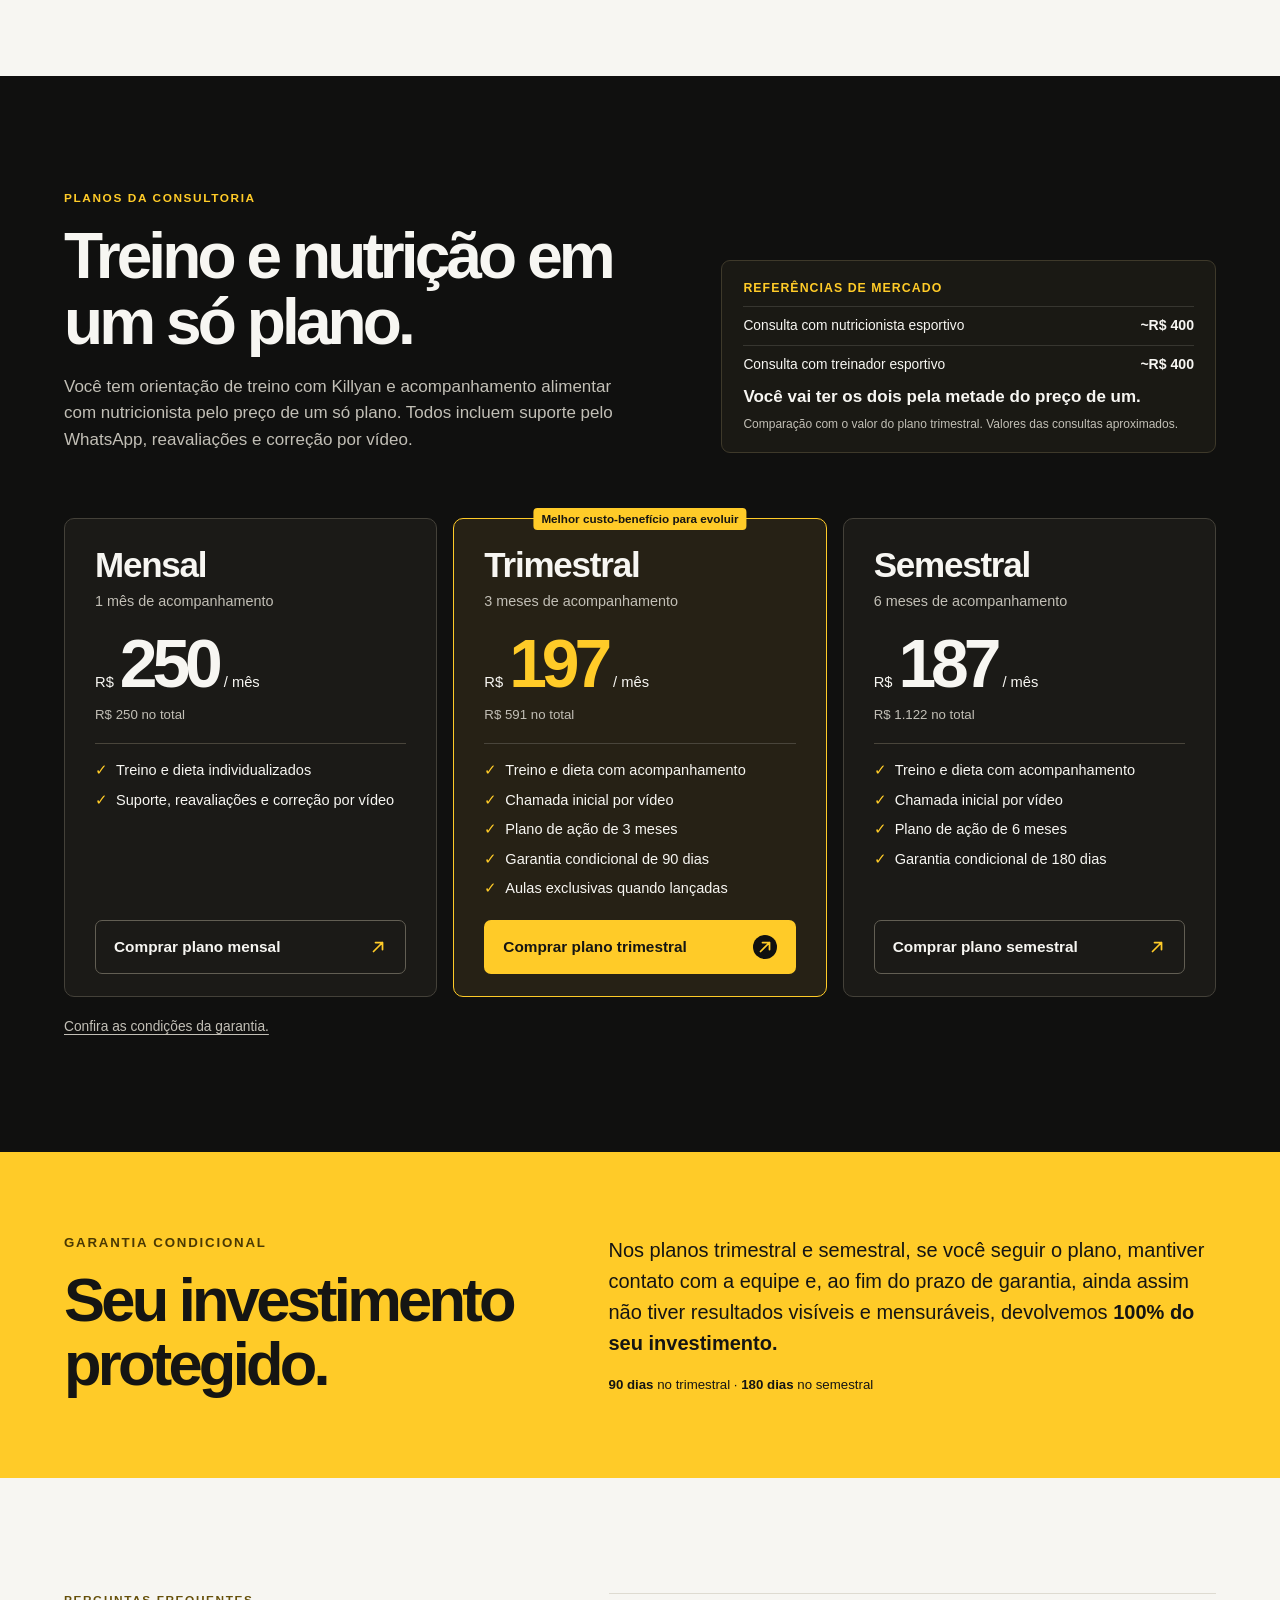
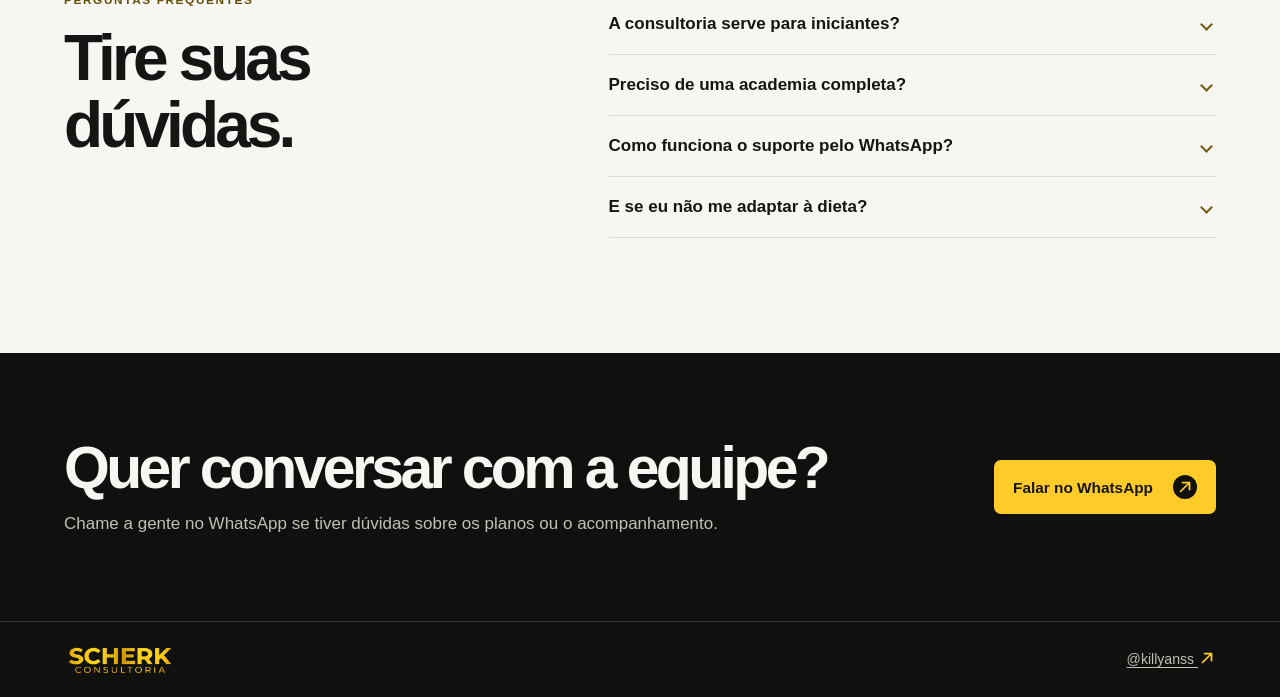
<file: consultoriapv/index.html>
<!doctype html>
<html lang="pt-BR">
<head>
  <meta charset="utf-8">
  <title>Scherk Consultoria</title>
  <link rel="canonical" href="https://killyan.com.br/consultoria/">
  <script>
    window.location.replace('/consultoria/' + window.location.search + window.location.hash);
  </script>
  <noscript><meta http-equiv="refresh" content="0; url=/consultoria/"></noscript>
</head>
<body><a href="/consultoria/">Abrir a Scherk Consultoria</a></body>
</html>
</file>
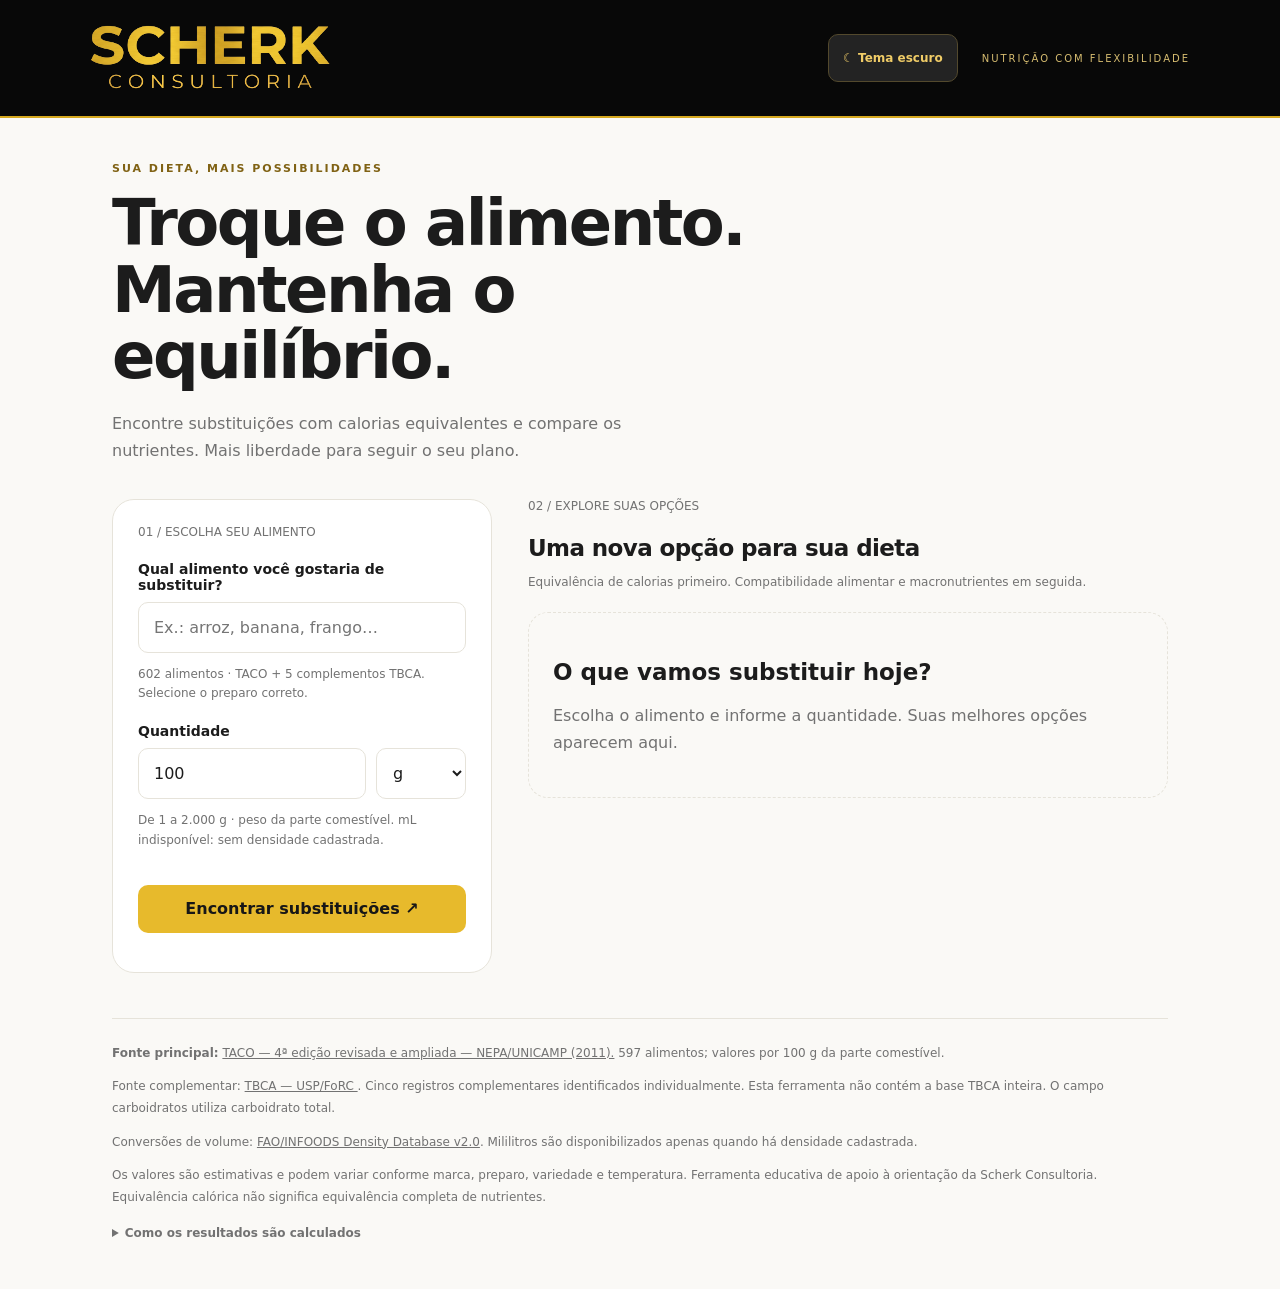
<file: dietaflexivel/index.html>
<!doctype html>
<html lang="pt-BR">
<head>
<meta charset="utf-8">
<meta name="viewport" content="width=device-width,initial-scale=1">
<meta name="theme-color" content="#080808">
<title>Substituição de Alimentos • Scherk Consultoria</title>
<link rel="icon" href="./favicon.ico" sizes="16x16 32x32 48x48">
<link rel="icon" type="image/png" href="./favicon.png" sizes="32x32">

<script>
(function () {
  let saved = null;
  try {
    saved = localStorage.getItem("scherk-theme");
  } catch (e) {}

  const dark = window.matchMedia &&
    window.matchMedia("(prefers-color-scheme: dark)").matches;

  document.documentElement.dataset.theme =
    saved === "light" || saved === "dark"
      ? saved
      : dark ? "dark" : "light";
})();
</script>

<style>
:root {
  color-scheme: light;
  --page: #faf9f6;
  --surface: #fff;
  --ink: #1c1c1c;
  --muted: #727272;
  --line: #e6e3da;
  --yellow: #e7ba2c;
  --soft: #fff6d9;
  --accent: #806214;
}
:root[data-theme="dark"] {
  color-scheme: dark;
  --page: #131313;
  --surface: #202020;
  --ink: #f4f2ed;
  --muted: #bdb8ad;
  --line: #3d3930;
  --soft: #352d19;
  --accent: #f0cc67;
}
* { box-sizing: border-box; }
body {
  margin: 0;
  background: var(--page);
  color: var(--ink);
  font: 16px system-ui, -apple-system, sans-serif;
}
.site-header {
  padding: 20px 22px;
  background: #080808;
  border-bottom: 2px solid #d6a81f;
}
.header-inner {
  max-width: 1100px;
  margin: auto;
  display: flex;
  align-items: center;
  gap: 24px;
}
.brand {
  position: relative;
  width: 240px;
  height: 76px;
  overflow: hidden;
  flex-shrink: 0;
}
.brand-original {
  position: absolute;
  display: block;
  width: 450px;
  max-width: none;
  height: auto;
  left: -105px;
  top: -90px;
  filter: url(#logo-transparente);
}
.brand-fallback {
  color: #e7ba2c;
  font-size: 23px;
  font-weight: 800;
  letter-spacing: 3px;
  line-height: 1.25;
}
.brand-fallback small {
  display: block;
  font-size: 11px;
  font-weight: 400;
  letter-spacing: 4px;
}
.header-tag {
  color: #d6bc70;
  font-size: 10px;
  letter-spacing: 2px;
}
button, input, select { font: inherit; }
button {
  min-height: 48px;
  padding: 13px 18px;
  border: 0;
  border-radius: 10px;
  background: var(--yellow);
  color: #171717;
  font-weight: 650;
  cursor: pointer;
}
button:focus-visible {
  outline: 3px solid #b38a12;
  outline-offset: 3px;
}
#themeToggle {
  margin-left: auto;
  padding: 10px 14px;
  background: #232323;
  color: #f0cc67;
  border: 1px solid #53492d;
  font-size: 12px;
  white-space: nowrap;
}
main {
  max-width: 1100px;
  margin: auto;
  padding: 44px 22px;
}
.eyebrow {
  color: var(--accent);
  font-size: 11px;
  font-weight: 750;
  letter-spacing: 2px;
  text-transform: uppercase;
}
h1 {
  max-width: 730px;
  margin: 15px 0 20px;
  font-size: clamp(36px,6vw,64px);
  line-height: 1.04;
  letter-spacing: -2.5px;
}
.intro {
  max-width: 560px;
  color: var(--muted);
  line-height: 1.7;
}
.layout {
  display: grid;
  gap: 25px;
  margin-top: 35px;
  align-items: start;
}
.panel {
  padding: 25px;
  border: 1px solid var(--line);
  border-radius: 22px;
  background: var(--surface);
}
.step {
  margin-bottom: 22px;
  color: var(--muted);
  font-size: 12px;
}
label {
  display: block;
  margin: 20px 0 9px;
  font-size: 14px;
  font-weight: 650;
}
input, select {
  width: 100%;
  min-height: 50px;
  padding: 15px;
  border: 1px solid var(--line);
  border-radius: 10px;
  background: var(--surface);
  color: var(--ink);
}
input:focus, select:focus {
  outline: 3px solid var(--yellow);
}
.primary {
  width: 100%;
  margin-top: 23px;
}
.primary:hover { background: #f0c83f; }
.hint {
  color: var(--muted);
  font-size: 12px;
  line-height: 1.6;
}
#choices {
  display: none;
  max-height: 265px;
  margin-top: 5px;
  overflow: auto;
  border: 1px solid var(--line);
  border-radius: 10px;
}
#choices button {
  display: block;
  width: 100%;
  background: var(--surface);
  color: var(--ink);
  border-bottom: 1px solid var(--line);
  border-radius: 0;
  text-align: left;
  font-size: 14px;
  font-weight: 450;
}
#choices button:hover, #choices button:focus {
  background: var(--soft);
}
.quantity {
  display: grid;
  grid-template-columns: minmax(0,1fr) 90px;
  gap: 10px;
}
.quantity select { padding: 12px; }
#error {
  color: #d56855;
  font-size: 14px;
  line-height: 1.5;
}
#original {
  margin-top: 22px;
  padding: 20px;
  background: var(--soft);
  border-radius: 14px;
}
h2 {
  margin: 0 0 8px;
  font-size: 23px;
  letter-spacing: -.6px;
}
h3 {
  margin: 10px 0;
  font-size: 16px;
  line-height: 1.45;
}
.stats {
  display: grid;
  grid-template-columns: repeat(4,1fr);
  gap: 5px;
  margin-top: 18px;
}
.stats span {
  display: block;
  margin-top: 5px;
  color: var(--muted);
  font-size: 10px;
}
.stats b { font-size: 14px; font-weight: 650; }
.kcal { font-size: 28px; font-weight: 700; }
.filters {
  display: grid;
  gap: 10px;
  margin: 20px 0;
}
.filters select { font-size: 14px; }
#resultUnit { grid-column: 1/-1; }
.card {
  margin: 12px 0;
  padding: 23px;
  background: var(--surface);
  border: 1px solid var(--line);
  border-radius: 17px;
}
.cardtop {
  display: flex;
  align-items: start;
  justify-content: space-between;
  gap: 12px;
}
.badge {
  padding: 6px 9px;
  background: var(--soft);
  color: var(--accent);
  border-radius: 20px;
  font-size: 10px;
  white-space: nowrap;
}
.grams {
  font-size: 29px;
  font-weight: 700;
  letter-spacing: -1px;
}
.energy { color: var(--muted); font-size: 14px; }
.diff {
  margin-top: 18px;
  color: var(--accent);
  font-size: 12px;
}
.empty {
  margin-top: 20px;
  padding: 40px 24px;
  color: var(--muted);
  border: 1px dashed var(--line);
  border-radius: 20px;
  line-height: 1.7;
}
.empty strong {
  display: block;
  margin-bottom: 10px;
  color: var(--ink);
  font-size: 23px;
}
#more {
  width: 100%;
  margin-top: 10px;
  background: var(--soft);
  color: var(--ink);
}
footer {
  margin-top: 45px;
  padding-top: 24px;
  color: var(--muted);
  border-top: 1px solid var(--line);
  font-size: 12px;
  line-height: 1.8;
}
a { color: inherit; }
details { margin-top: 15px; }
summary { cursor: pointer; font-weight: 650; }
[hidden] { display: none !important; }
@media(min-width:800px) {
  .layout { grid-template-columns: 380px 1fr; gap: 36px; }
  .panel { position: sticky; top: 20px; }
  .filters { grid-template-columns: 1fr 1fr; }
}
@media(max-width:450px) {
  .site-header { padding: 17px 22px; }
  .header-inner { gap: 12px; }
  .brand { width: 185px; height: 61px; }
  .brand-original { width: 347px; left: -81px; top: -69px; }
  .header-tag, .theme-label { display: none; }
  #themeToggle { min-width: 48px; padding: 8px; font-size: 21px; }
  main { padding-top: 30px; }
  .panel { padding: 21px; }
  .stats b { font-size: 12px; }
}
</style>
</head>

<body>
<svg
  xmlns="http://www.w3.org/2000/svg"
  width="0"
  height="0"
  aria-hidden="true"
  style="position:absolute;pointer-events:none"
>
  <defs>
    <filter id="logo-transparente" color-interpolation-filters="sRGB">
      <feColorMatrix
        type="matrix"
        values="
          1 0  0 0  0
          0 1  0 0  0
          0 0  1 0  0
          4 0 -4 0 -0.3
        "
      />
    </filter>
  </defs>
</svg>

<header class="site-header">
  <div class="header-inner">
    <div class="brand" id="brand">
      <img
        id="logo"
        class="brand-original"
        src="./logo.jpeg"
        alt="Scherk Consultoria"
      >
    </div>

    <button
      id="themeToggle"
      type="button"
      aria-label="Ativar tema escuro"
      aria-pressed="false"
    >☾ <span class="theme-label">Tema escuro</span></button>

    <span class="header-tag">NUTRIÇÃO COM FLEXIBILIDADE</span>
  </div>
</header>

<main>
  <div class="eyebrow">Sua dieta, mais possibilidades</div>
  <h1>Troque o alimento.<br>Mantenha o equilíbrio.</h1>
  <p class="intro">
    Encontre substituições com calorias equivalentes e compare os nutrientes.
    Mais liberdade para seguir o seu plano.
  </p>

  <div class="layout">
    <section class="panel">
      <div class="step">01 / ESCOLHA SEU ALIMENTO</div>

      <form id="form" novalidate>
        <label for="search">Qual alimento você gostaria de substituir?</label>
        <input
          id="search"
          type="search"
          placeholder="Ex.: arroz, banana, frango…"
          autocomplete="off"
          aria-controls="choices"
          aria-expanded="false"
        >
        <div id="choices" aria-label="Alimentos encontrados"></div>
        <p id="selection" class="hint">
          602 alimentos · TACO + 5 complementos TBCA.
          Selecione o preparo correto.
        </p>

        <label for="quantity">Quantidade</label>
        <div class="quantity">
          <input
            id="quantity"
            type="text"
            inputmode="decimal"
            value="100"
            aria-describedby="quantityHint"
          >
          <select id="unit" aria-label="Unidade da quantidade">
            <option value="g">g</option>
            <option value="ml" disabled>mL</option>
          </select>
        </div>

        <p id="quantityHint" class="hint"></p>
        <button class="primary" type="submit">
          Encontrar substituições ↗
        </button>
        <p id="error" role="alert"></p>
      </form>

      <div id="original" hidden></div>
    </section>

    <section aria-label="Substituições">
      <div class="step">02 / EXPLORE SUAS OPÇÕES</div>
      <h2>Uma nova opção para sua dieta</h2>
      <p class="hint">
        Equivalência de calorias primeiro.
        Compatibilidade alimentar e macronutrientes em seguida.
      </p>

      <div id="filters" class="filters" hidden>
        <select id="resultUnit" aria-label="Unidade dos resultados">
          <option value="auto">Unidade dos resultados: automática</option>
          <option value="g">Resultados em gramas</option>
          <option value="ml">mL quando disponível</option>
        </select>

        <select id="category" aria-label="Categoria">
          <option value="compatible">Categorias compatíveis</option>
          <option value="same">Mesma categoria</option>
        </select>

        <select id="priority" aria-label="Preferência nutricional">
          <option value="balanced">Mais semelhantes</option>
          <option value="protein">Maior proteína</option>
          <option value="fat">Menor gordura</option>
          <option value="carbs">Menor carboidrato</option>
        </select>
      </div>

      <p id="count" class="hint" role="status" aria-live="polite"></p>

      <div id="results">
        <div class="empty">
          <strong>O que vamos substituir hoje?</strong>
          Escolha o alimento e informe a quantidade.
          Suas melhores opções aparecem aqui.
        </div>
      </div>

      <button id="more" type="button" hidden>Mostrar mais opções</button>
    </section>
  </div>

  <footer>
    <strong>Fonte principal:</strong>
    <a
      href="https://nepa.unicamp.br/wp-content/uploads/sites/27/2023/10/taco_4_edicao_ampliada_e_revisada.pdf"
      target="_blank"
      rel="noopener"
    >TACO — 4ª edição revisada e ampliada — NEPA/UNICAMP (2011).</a>
    597 alimentos; valores por 100 g da parte comestível.

    <p>
      Fonte complementar:
      <a href="https://www.tbca.net.br/" target="_blank" rel="noopener">
        TBCA — USP/FoRC
      </a>.
      Cinco registros complementares identificados individualmente.
      Esta ferramenta não contém a base TBCA inteira.
      O campo carboidratos utiliza carboidrato total.
    </p>

    <p>
      Conversões de volume:
      <a
        href="https://www.fao.org/fileadmin/templates/food_composition/documents/density_DB_v2_0_01.pdf"
        target="_blank"
        rel="noopener"
      >FAO/INFOODS Density Database v2.0</a>.
      Mililitros são disponibilizados apenas quando há densidade cadastrada.
    </p>

    <p>
      Os valores são estimativas e podem variar conforme marca, preparo,
      variedade e temperatura. Ferramenta educativa de apoio à orientação
      da Scherk Consultoria. Equivalência calórica não significa
      equivalência completa de nutrientes.
    </p>

    <details>
      <summary>Como os resultados são calculados</summary>
      <p>
        A porção substituta é calculada a partir das calorias da porção
        original. O arredondamento usa unidades inteiras, 0,5 ou 0,1,
        buscando erro de até 1%. Opções com diferença superior a 2%
        ou peso fora de 1–2.000 g são omitidas.
      </p>
      <p>
        Categorias compatíveis e estado de preparo têm prioridade sobre
        a similaridade de proteínas, carboidratos e gorduras. As categorias
        de compatibilidade são regras da ferramenta, não classificações
        clínicas das bases.
      </p>
      <p>
        “Tr” significa traços; “NA”, não aplicável; “—”, dado ausente.
        A similaridade compara somente macros com valores numéricos
        disponíveis. Dados incompletos são sinalizados.
      </p>
      <p>
        Para converter volume em peso, usamos:
        gramas = mililitros × densidade em g/mL.
        Confira o preparo e pese o alimento exatamente como descrito.
        Não há conversão para unidades ou colheres.
      </p>
    </details>
  </footer>
</main>

<!--
id|nome|grupo|kcal|proteína|carboidratos|gorduras|fibras|fonte|código
Os 597 primeiros registros são da TACO.
As duas últimas colunas são opcionais para os registros TACO.
-->
<script id="food-data" type="text/plain">
1|Arroz, integral, cozido|0|124|2.6|25.8|1|2.7
2|Arroz, integral, cru|0|360|7.3|77.5|1.9|4.8
3|Arroz, tipo 1, cozido|0|128|2.5|28.1|0.2|1.6
4|Arroz, tipo 1, cru|0|358|7.2|78.8|0.3|1.6
5|Arroz, tipo 2, cozido|0|130|2.6|28.2|0.4|1.1
6|Arroz, tipo 2, cru|0|358|7.2|78.9|0.3|1.7
7|Aveia, flocos, crua|0|394|13.9|66.6|8.5|9.1
8|Biscoito, doce, maisena|0|443|8.1|75.2|12|2.1
9|Biscoito, doce, recheado com chocolate|0|472|6.4|70.5|19.6|3
10|Biscoito, doce, recheado com morango|0|471|5.7|71|19.6|1.5
11|Biscoito, doce, wafer, recheado de chocolate|0|502|5.6|67.5|24.7|1.8
12|Biscoito, doce, wafer, recheado de morango|0|513|4.5|67.4|26.4|0.8
13|Biscoito, salgado, cream cracker|0|432|10.1|68.7|14.4|2.5
14|Bolo, mistura para|0|419|6.2|84.7|6.1|1.7
15|Bolo, pronto, aipim|0|324|4.4|47.9|12.7|0.7
16|Bolo, pronto, chocolate|0|410|6.2|54.7|18.5|1.4
17|Bolo, pronto, coco|0|333|5.7|52.3|11.3|1.1
18|Bolo, pronto, milho|0|311|4.8|45.1|12.4|0.7
19|Canjica, branca, crua|0|358|7.2|78.1|1|5.5
20|Canjica, com leite integral|0|112|2.4|23.6|1.2|1.2
21|Cereais, milho, flocos, com sal|0|370|7.3|80.8|1.6|5.3
22|Cereais, milho, flocos, sem sal|0|363|6.9|80.4|1.2|1.8
23|Cereais, mingau, milho, infantil|0|394|6.4|87.3|1.1|3.2
24|Cereais, mistura para vitamina, trigo, cevada e aveia|0|381|8.9|81.6|2.1|5
25|Cereal matinal, milho|0|365|7.2|83.8|1|4.1
26|Cereal matinal, milho, açúcar|0|377|4.7|88.8|0.7|2.1
27|Creme de arroz, pó|0|386|7|83.9|1.2|1.1
28|Creme de milho, pó|0|333|4.8|86.1|1.6|3.7
29|Curau, milho verde|0|78|2.4|13.9|1.6|0.5
30|Curau, milho verde, mistura para|0|402|2.2|79.8|13.4|2.5
31|Farinha, de arroz, enriquecida|0|363|1.3|85.5|0.3|0.6
32|Farinha, de centeio, integral|0|336|12.5|73.3|1.8|15.5
33|Farinha, de milho, amarela|0|351|7.2|79.1|1.5|5.5
34|Farinha, de rosca|0|371|11.4|75.8|1.5|4.8
35|Farinha, de trigo|0|360|9.8|75.1|1.4|2.3
36|Farinha, láctea, de cereais|0|415|11.9|77.8|5.8|1.9
37|Lasanha, massa fresca, cozida|0|164|5.8|32.5|1.2|1.6
38|Lasanha, massa fresca, crua|0|220|7|45.1|1.3|1.6
39|Macarrão, instantâneo|0|436|8.8|62.4|17.2|5.6
40|Macarrão, trigo, cru|0|371|10|77.9|1.3|2.9
41|Macarrão, trigo, cru, com ovos|0|371|10.3|76.6|2|2.3
42|Milho, amido, cru|0|361|0.6|87.1|Tr|0.7
43|Milho, fubá, cru|0|353|7.2|78.9|1.9|4.7
44|Milho, verde, cru|0|138|6.6|28.6|0.6|3.9
45|Milho, verde, enlatado, drenado|0|98|3.2|17.1|2.4|4.6
46|Mingau tradicional, pó|0|373|0.6|89.3|0.4|0.9
47|Pamonha, barra para cozimento, pré-cozida|0|171|2.6|30.7|4.8|2.4
48|Pão, aveia, forma|0|343|12.4|59.6|5.7|6
49|Pão, de soja|0|309|11.3|56.5|3.6|5.7
50|Pão, glúten, forma|0|253|12|44.1|2.7|2.5
51|Pão, milho, forma|0|292|8.3|56.4|3.1|4.3
52|Pão, trigo, forma, integral|0|253|9.4|49.9|3.7|6.9
53|Pão, trigo, francês|0|300|8|58.6|3.1|2.3
54|Pão, trigo, sovado|0|311|8.4|61.5|2.8|2.4
55|Pastel, de carne, cru|0|289|10.7|42|8.8|1
56|Pastel, de carne, frito|0|388|10.1|43.8|20.1|1
57|Pastel, de queijo, cru|0|308|9.9|45.9|9.6|1.1
58|Pastel, de queijo, frito|0|422|8.7|48.1|22.7|0.9
59|Pastel, massa, crua|0|310|6.9|57.4|5.5|1.4
60|Pastel, massa, frita|0|570|6|49.3|40.9|1.3
61|Pipoca, com óleo de soja, sem sal|0|448|9.9|70.3|15.9|14.3
62|Polenta, pré-cozida|0|103|2.3|23.3|0.3|2.4
63|Torrada, pão francês|0|377|10.5|74.6|3.3|3.4
64|Abóbora, cabotian, cozida|1|48|1.4|10.8|0.7|2.5
65|Abóbora, cabotian, crua|1|39|1.7|8.4|0.5|2.2
66|Abóbora, menina brasileira, crua|1|14|0.6|3.3|Tr|1.2
67|Abóbora, moranga, crua|1|12|1|2.7|0.1|1.7
68|Abóbora, moranga, refogada|1|29|0.4|6|0.8|1.5
69|Abóbora, pescoço, crua|1|24|0.7|6.1|0.1|2.3
70|Abobrinha, italiana, cozida|1|15|1.1|3|0.2|1.6
71|Abobrinha, italiana, crua|1|19|1.1|4.3|0.1|1.4
72|Abobrinha, italiana, refogada|1|24|1.1|4.2|0.8|1.4
73|Abobrinha, paulista, crua|1|31|0.6|7.9|0.1|2.6
74|Acelga, crua|1|21|1.4|4.6|0.1|1.1
75|Agrião, cru|1|17|2.7|2.3|0.2|2.1
76|Aipo, cru|1|19|0.8|4.3|0.1|1
77|Alface, americana, crua|1|9|0.6|1.7|0.1|1
78|Alface, crespa, crua|1|11|1.3|1.7|0.2|1.8
79|Alface, lisa, crua|1|14|1.7|2.4|0.1|2.3
80|Alface, roxa, crua|1|13|0.9|2.5|0.2|2
81|Alfavaca, crua|1|29|2.7|5.2|0.5|4.1
82|Alho, cru|1|113|7|23.9|0.2|4.3
83|Alho-poró, cru|1|32|1.4|6.9|0.1|2.5
84|Almeirão, cru|1|18|1.8|3.3|0.2|2.6
85|Almeirão, refogado|1|65|1.7|5.7|4.8|3.4
86|Batata, baroa, cozida|1|80|0.9|18.9|0.2|1.8
87|Batata, baroa, crua|1|101|1|24|0.2|2.1
88|Batata, doce, cozida|1|77|0.6|18.4|0.1|2.2
89|Batata, doce, crua|1|118|1.3|28.2|0.1|2.6
90|Batata, frita, tipo chips, industrializada|1|543|5.6|51.2|36.6|2.5
91|Batata, inglesa, cozida|1|52|1.2|11.9|Tr|1.3
92|Batata, inglesa, crua|1|64|1.8|14.7|Tr|1.2
93|Batata, inglesa, frita|1|267|5|35.6|13.1|8.1
94|Batata, inglesa, sauté|1|68|1.3|14.1|0.9|1.4
95|Berinjela, cozida|1|19|0.7|4.5|0.1|2.5
96|Berinjela, crua|1|20|1.2|4.4|0.1|2.9
97|Beterraba, cozida|1|32|1.3|7.2|0.1|1.9
98|Beterraba, crua|1|49|1.9|11.1|0.1|3.4
99|Biscoito, polvilho doce|1|438|1.3|80.5|12.2|1.2
100|Brócolis, cozido|1|25|2.1|4.4|0.5|3.4
101|Brócolis, cru|1|25|3.6|4|0.3|2.9
102|Cará, cozido|1|78|1.5|18.9|0.1|2.6
103|Cará, cru|1|96|2.3|23|0.1|7.3
104|Caruru, cru|1|34|3.2|6|0.6|4.5
105|Catalonha, crua|1|24|1.9|4.8|0.3|2
106|Catalonha, refogada|1|63|2|4.8|4.8|3.7
107|Cebola, crua|1|39|1.7|8.9|0.1|2.2
108|Cebolinha, crua|1|20|1.9|3.4|0.4|3.6
109|Cenoura, cozida|1|30|0.8|6.7|0.2|2.6
110|Cenoura, crua|1|34|1.3|7.7|0.2|3.2
111|Chicória, crua|1|14|1.1|2.9|0.1|2.2
112|Chuchu, cozido|1|19|0.4|4.8|Tr|1
113|Chuchu, cru|1|17|0.7|4.1|0.1|1.3
114|Coentro, folhas desidratadas|1|309|20.9|48|10.4|37.3
115|Couve, manteiga, crua|1|27|2.9|4.3|0.5|3.1
116|Couve, manteiga, refogada|1|90|1.7|8.7|6.6|5.7
117|Couve-flor, crua|1|23|1.9|4.5|0.2|2.4
118|Couve-flor, cozida|1|19|1.2|3.9|0.3|2.1
119|Espinafre, Nova Zelândia, cru|1|16|2|2.6|0.2|2.1
120|Espinafre, Nova Zelândia, refogado|1|67|2.7|4.2|5.4|2.5
121|Farinha, de mandioca, crua|1|361|1.6|87.9|0.3|6.4
122|Farinha, de mandioca, torrada|1|365|1.2|89.2|0.3|6.5
123|Farinha, de puba|1|360|1.6|87.3|0.5|4.2
124|Fécula, de mandioca|1|331|0.5|81.1|0.3|0.6
125|Feijão, broto, cru|1|39|4.2|7.8|0.1|2
126|Inhame, cru|1|97|2.1|23.2|0.2|1.7
127|Jiló, cru|1|27|1.4|6.2|0.2|4.8
128|Jurubeba, crua|1|126|4.4|23.1|3.9|23.9
129|Mandioca, cozida|1|125|0.6|30.1|0.3|1.6
130|Mandioca, crua|1|151|1.1|36.2|0.3|1.9
131|Mandioca, farofa, temperada|1|406|2.1|80.3|9.1|7.8
132|Mandioca, frita|1|300|1.4|50.3|11.2|1.9
133|Manjericão, cru|1|21|2|3.6|0.4|3.3
134|Maxixe, cru|1|14|1.4|2.7|0.1|2.2
135|Mostarda, folha, crua|1|18|2.1|3.2|0.2|1.9
136|Nhoque, batata, cozido|1|181|5.9|36.8|1.9|1.8
137|Nabo, cru|1|18|1.2|4.1|0.1|2.6
138|Palmito, juçara, em conserva|1|23|1.8|4.3|0.4|3.2
139|Palmito, pupunha, em conserva|1|29|2.5|5.5|0.5|2.6
140|Pão, de queijo, assado|1|363|5.1|34.2|24.6|0.6
141|Pão, de queijo, cru|1|295|3.6|38.5|14|1
142|Pepino, cru|1|10|0.9|2|Tr|1.1
143|Pimentão, amarelo, cru|1|28|1.2|6|0.4|1.9
144|Pimentão, verde, cru|1|21|1.1|4.9|0.2|2.6
145|Pimentão, vermelho, cru|1|23|1|5.5|0.1|1.6
146|Polvilho, doce|1|351|0.4|86.8|Tr|0.2
147|Quiabo, cru|1|30|1.9|6.4|0.3|4.6
148|Rabanete, cru|1|14|1.4|2.7|0.1|2.2
149|Repolho, branco, cru|1|17|0.9|3.9|0.1|1.9
150|Repolho, roxo, cru|1|31|1.9|7.2|0.1|2
151|Repolho, roxo, refogado|1|42|1.8|7.6|1.2|1.8
152|Rúcula, crua|1|13|1.8|2.2|0.1|1.7
153|Salsa, crua|1|33|3.3|5.7|0.6|1.9
154|Seleta de legumes, enlatada|1|57|3.4|12.7|0.4|3.1
155|Serralha, crua|1|30|2.7|4.9|0.7|3.5
156|Taioba, crua|1|34|2.9|5.4|0.9|4.5
157|Tomate, com semente, cru|1|15|1.1|3.1|0.2|1.2
158|Tomate, extrato|1|61|2.4|15|0.2|2.8
159|Tomate, molho industrializado|1|38|1.4|7.7|0.9|3.1
160|Tomate, purê|1|28|1.4|6.9|Tr|1
161|Tomate, salada|1|21|0.8|5.1|Tr|2.3
162|Vagem, crua|1|25|1.8|5.3|0.2|2.4
163|Abacate, cru|2|96|1.2|6|8.4|6.3
164|Abacaxi, cru|2|48|0.9|12.3|0.1|1
165|Abacaxi, polpa, congelada|2|31|0.5|7.8|0.1|0.3
166|Abiu, cru|2|62|0.8|14.9|0.7|1.7
167|Açaí, polpa, com xarope de guaraná e glucose|2|110|0.7|21.5|3.7|1.7
168|Açaí, polpa, congelada|2|58|0.8|6.2|3.9|2.6
169|Acerola, crua|2|33|0.9|8|0.2|1.5
170|Acerola, polpa, congelada|2|22|0.6|5.5|Tr|0.7
171|Ameixa, calda, enlatada|2|183|0.4|46.9|Tr|0.5
172|Ameixa, crua|2|53|0.8|13.9|Tr|2.4
173|Ameixa, em calda, enlatada, drenada|2|177|1|47.7|0.3|4.5
174|Atemóia, crua|2|97|1|25.3|0.3|2.1
175|Banana, da terra, crua|2|128|1.4|33.7|0.2|1.5
176|Banana, doce em barra|2|280|2.2|75.7|0.1|3.8
177|Banana, figo, crua|2|105|1.1|27.8|0.1|2.8
178|Banana, maçã, crua|2|87|1.8|22.3|0.1|2.6
179|Banana, nanica, crua|2|92|1.4|23.8|0.1|1.9
180|Banana, ouro, crua|2|112|1.5|29.3|0.2|2
181|Banana, pacova, crua|2|78|1.2|20.3|0.1|2
182|Banana, prata, crua|2|98|1.3|26|0.1|2
183|Cacau, cru|2|74|1|19.4|0.1|2.2
184|Cajá-Manga, cru|2|46|1.3|11.4|Tr|2.6
185|Cajá, polpa, congelada|2|26|0.6|6.4|0.2|1.4
186|Caju, cru|2|43|1|10.3|0.3|1.7
187|Caju, polpa, congelada|2|37|0.5|9.4|0.2|0.8
188|Caju, suco concentrado, envasado|2|45|0.4|10.7|0.2|0.6
189|Caqui, chocolate, cru|2|71|0.4|19.3|0.1|6.5
190|Carambola, crua|2|46|0.9|11.5|0.2|2
191|Ciriguela, crua|2|76|1.4|18.9|0.4|3.9
192|Cupuaçu, cru|2|49|1.2|10.4|1|3.1
193|Cupuaçu, polpa, congelada|2|49|0.8|11.4|0.6|1.6
194|Figo, cru|2|41|1|10.2|0.2|1.8
195|Figo, enlatado, em calda|2|184|0.6|50.3|0.2|2
196|Fruta-pão, crua|2|67|1.1|17.2|0.2|5.5
197|Goiaba, branca, com casca, crua|2|52|0.9|12.4|0.5|6.3
198|Goiaba, doce em pasta|2|269|0.6|74.1|0|3.7
199|Goiaba, doce, cascão|2|286|0.4|78.7|0.1|4.4
200|Goiaba, vermelha, com casca, crua|2|54|1.1|13|0.4|6.2
201|Graviola, crua|2|62|0.8|15.8|0.2|1.9
202|Graviola, polpa, congelada|2|38|0.6|9.8|0.1|1.2
203|Jabuticaba, crua|2|58|0.6|15.3|0.1|2.3
204|Jaca, crua|2|88|1.4|22.5|0.3|2.4
205|Jambo, cru|2|27|0.9|6.5|0.1|5.1
206|Jamelão, cru|2|41|0.5|10.6|0.1|1.8
207|Kiwi, cru|2|51|1.3|11.5|0.6|2.7
208|Laranja, baía, crua|2|45|1|11.5|0.1|1.1
209|Laranja, baía, suco|2|37|0.7|8.7|Tr|Tr
210|Laranja, da terra, crua|2|51|1.1|12.9|0.2|4
211|Laranja, da terra, suco|2|41|0.7|9.6|0.1|1
212|Laranja, lima, crua|2|46|1.1|11.5|0.1|1.8
213|Laranja, lima, suco|2|39|0.7|9.2|0.1|0.4
214|Laranja, pêra, crua|2|37|1|8.9|0.1|0.8
215|Laranja, pêra, suco|2|33|0.7|7.6|0.1|Tr
216|Laranja, valência, crua|2|46|0.8|11.7|0.2|1.7
217|Laranja, valência, suco|2|36|0.5|8.6|0.1|0.4
218|Limão, cravo, suco|2|14|0.3|5.2|Tr|Tr
219|Limão, galego, suco|2|22|0.6|7.3|0.1|Tr
220|Limão, tahiti, cru|2|32|0.9|11.1|0.1|1.2
221|Maçã, Argentina, com casca, crua|2|63|0.2|16.6|0.2|2
222|Maçã, Fuji, com casca, crua|2|56|0.3|15.2|Tr|1.3
223|Macaúba, crua|2|404|2.1|13.9|40.7|13.4
224|Mamão, doce em calda, drenado|2|196|0.2|54|0.1|1.3
225|Mamão, Formosa, cru|2|45|0.8|11.6|0.1|1.8
226|Mamão, Papaia, cru|2|40|0.5|10.4|0.1|1
227|Mamão verde, doce em calda, drenado|2|209|0.3|57.6|0.1|1.2
228|Manga, Haden, crua|2|64|0.4|16.7|0.3|1.6
229|Manga, Palmer, crua|2|72|0.4|19.4|0.2|1.6
230|Manga, polpa, congelada|2|48|0.4|12.5|0.2|1.1
231|Manga, Tommy Atkins, crua|2|51|0.9|12.8|0.2|2.1
232|Maracujá, cru|2|68|2|12.3|2.1|1.1
233|Maracujá, polpa, congelada|2|39|0.8|9.6|0.2|0.5
234|Maracujá, suco concentrado, envasado|2|42|0.8|9.6|0.2|0.4
235|Melancia, crua|2|33|0.9|8.1|Tr|0.1
236|Melão, cru|2|29|0.7|7.5|Tr|0.3
237|Mexerica, Murcote, crua|2|58|0.9|14.9|0.1|3.1
238|Mexerica, Rio, crua|2|37|0.7|9.3|0.1|2.7
239|Morango, cru|2|30|0.9|6.8|0.3|1.7
240|Nêspera, crua|2|43|0.3|11.5|Tr|3
241|Pequi, cru|2|205|2.3|13|18|19
242|Pêra, Park, crua|2|61|0.2|16.1|0.2|3
243|Pêra, Williams, crua|2|53|0.6|14|0.1|3
244|Pêssego, Aurora, cru|2|36|0.8|9.3|Tr|1.4
245|Pêssego, enlatado, em calda|2|63|0.7|16.9|Tr|1
246|Pinha, crua|2|88|1.5|22.4|0.3|3.4
247|Pitanga, crua|2|41|0.9|10.2|0.2|3.2
248|Pitanga, polpa, congelada|2|19|0.3|4.8|0.1|0.7
249|Romã, crua|2|56|0.4|15.1|Tr|0.4
250|Tamarindo, cru|2|276|3.2|72.5|0.5|6.4
251|Tangerina, Poncã, crua|2|38|0.8|9.6|0.1|0.9
252|Tangerina, Poncã, suco|2|36|0.5|8.8|Tr|Tr
253|Tucumã, cru|2|262|2.1|26.5|19.1|12.7
254|Umbu, cru|2|37|0.8|9.4|Tr|2
255|Umbu, polpa, congelada|2|34|0.5|8.8|0.1|1.3
256|Uva, Itália, crua|2|53|0.7|13.6|0.2|0.9
257|Uva, Rubi, crua|2|49|0.6|12.7|0.2|0.9
258|Uva, suco concentrado, envasado|2|58|Tr|14.7|Tr|0.2
259|Azeite, de dendê|3|884|NA|NA|100|NA
260|Azeite, de oliva, extra virgem|3|884|NA|NA|100|NA
261|Manteiga, com sal|3|726|0.4|0.1|82.4|NA
262|Manteiga, sem sal|3|758|0.4|0|86|NA
263|Margarina, com óleo hidrogenado, com sal (65% de lipídeos)|3|596|Tr|0|67.4|NA
264|Margarina, com óleo hidrogenado, sem sal (80% de lipídeos)|3|723|Tr|0|81.7|NA
265|Margarina, com óleo interesterificado, com sal (65%de lipídeos)|3|594|Tr|0|67.2|NA
266|Margarina, com óleo interesterificado, sem sal (65% de lipídeos)|3|593|Tr|0|67.1|NA
267|Óleo, de babaçu|3|884|NA|NA|100|NA
268|Óleo, de canola|3|884|NA|NA|100|NA
269|Óleo, de girassol|3|884|NA|NA|100|NA
270|Óleo, de milho|3|884|NA|NA|100|NA
271|Óleo, de pequi|3|884|NA|NA|100|NA
272|Óleo, de soja|3|884|NA|NA|100|NA
273|Abadejo, filé, congelado, assado|4|112|23.5|0|1.2|NA
274|Abadejo, filé, congelado,cozido|4|91|19.3|0|0.9|NA
275|Abadejo, filé, congelado, cru|4|59|13.1|0|0.4|NA
276|Abadejo, filé, congelado, grelhado|4|130|27.6|0|1.3|NA
277|Atum, conserva em óleo|4|166|26.2|0|6|NA
278|Atum, fresco, cru|4|118|25.7|0|0.9|NA
279|Bacalhau, salgado, cru|4|136|29|0|1.3|NA
280|Bacalhau, salgado, refogado|4|140|24|1.2|3.6|
281|Cação, posta, com farinha de trigo, frita|4|208|25|3.1|10|0.5
282|Cação, posta, cozida|4|116|25.6|0|0.7|NA
283|Cação, posta, crua|4|83|17.9|0|0.8|NA
284|Camarão, Rio Grande, grande, cozido|4|90|19|0|1|NA
285|Camarão, Rio Grande, grande, cru|4|47|10|0|0.5|NA
286|Camarão, Sete Barbas, sem cabeça, com casca, frito|4|231|18.4|2.9|15.6|NA
287|Caranguejo, cozido|4|83|18.5|0|0.4|NA
288|Corimba, cru|4|128|17.4|0|6|NA
289|Corimbatá, assado|4|261|19.9|0|19.6|NA
290|Corimbatá, cozido|4|239|20.1|0|16.9|NA
291|Corvina de água doce, crua|4|101|18.9|0|2.2|NA
292|Corvina do mar, crua|4|94|18.6|0|1.6|NA
293|Corvina grande, assada|4|147|26.8|0|3.6|NA
294|Corvina grande, cozida|4|100|23.4|0|2.6|NA
295|Dourada de água doce, fresca|4|131|18.8|0|5.6|NA
296|Lambari, congelado, cru|4|131|16.8|0|6.5|NA
297|Lambari, congelado, frito|4|327|28.4|0|22.8|NA
298|Lambari, fresco, cru|4|152|15.7|0|9.4|NA
299|Manjuba, com farinha de trigo, frita|4|344|23.5|10.2|22.6|0.4
300|Manjuba, frita|4|349|30.1|0|24.5|NA
301|Merluza, filé, assado|4|122|26.6|0|0.9|NA
302|Merluza, filé, cru|4|89|16.6|0|2|NA
303|Merluza, filé, frito|4|192|26.9|0|8.5|NA
304|Pescada, branca, crua|4|111|16.3|0|4.6|NA
305|Pescada, branca, frita|4|223|27.4|0|11.8|NA
306|Pescada, filé, com farinha de trigo, frito|4|283|21.4|5|19.1|Tr
307|Pescada, filé, cru|4|107|16.7|0|4|NA
308|Pescada, filé, frito|4|154|28.6|0|3.6|NA
309|Pescada, filé, molho escabeche|4|142|11.8|5|8|0.8
310|Pescadinha, crua|4|76|15.5|0|1.1|NA
311|Pintado, assado|4|192|36.5|0|4|NA
312|Pintado, cru|4|91|18.6|0|1.3|NA
313|Pintado, grelhado|4|152|30.8|0|2.3|NA
314|Porquinho, cru|4|93|20.5|0|0.6|NA
315|Salmão, filé, com pele, fresco, grelhado|4|229|23.9|0|14|NA
316|Salmão, sem pele, fresco, cru|4|170|19.3|0|9.7|NA
317|Salmão, sem pele, fresco, grelhado|4|243|26.1|0|14.5|NA
318|Sardinha, assada|4|164|32.2|0|3|NA
319|Sardinha, conserva em óleo|4|285|15.9|0|24|NA
320|Sardinha, frita|4|257|33.4|0|12.7|NA
321|Sardinha, inteira, crua|4|114|21.1|0|2.7|NA
322|Tucunaré, filé, congelado, cru|4|88|18|0|1.2|NA
323|Apresuntado|5|129|13.5|2.9|6.7|NA
324|Caldo de carne, tablete|5|241|7.8|15.1|16.6|0.6
325|Caldo de galinha, tablete|5|251|6.3|10.6|20.4|11.8
326|Carne, bovina, acém, moído, cozido|5|212|26.7|0|10.9|NA
327|Carne, bovina, acém, moído, cru|5|137|19.4|0|5.9|NA
328|Carne, bovina, acém, sem gordura, cozido|5|215|27.3|0|10.9|NA
329|Carne, bovina, acém, sem gordura, cru|5|144|20.8|0|6.1|NA
330|Carne, bovina, almôndegas, cruas|5|189|12.3|9.8|11.2|
331|Carne, bovina, almôndegas, fritas|5|272|18.2|14.3|15.8|
332|Carne, bovina, bucho, cozido|5|133|21.6|0|4.5|NA
333|Carne, bovina, bucho, cru|5|137|20.5|0|5.5|NA
334|Carne, bovina, capa de contra-filé, com gordura, crua|5|217|19.2|0|15|NA
335|Carne, bovina, capa de contra-filé, com gordura, grelhada|5|312|30.7|0|20|NA
336|Carne, bovina, capa de contra-filé, sem gordura, crua|5|131|21.5|0|4.3|NA
337|Carne, bovina, capa de contra-filé, sem gordura, grelhada|5|239|35.1|0|10|NA
338|Carne, bovina, charque, cozido|5|263|36.4|0|11.9|NA
339|Carne, bovina, charque, cru|5|249|22.7|0|16.8|NA
340|Carne, bovina, contra-filé, à milanesa|5|352|20.6|12.2|24|0.4
341|Carne, bovina, contra-filé de costela, cru|5|202|19.8|0|13.1|NA
342|Carne, bovina, contra-filé de costela, grelhado|5|275|29.9|0|16.3|NA
343|Carne, bovina, contra-filé, com gordura, cru|5|206|21.2|0|12.8|NA
344|Carne, bovina, contra-filé, com gordura, grelhado|5|278|32.4|0|15.5|NA
345|Carne, bovina, contra-filé, sem gordura, cru|5|157|24|0|6|NA
346|Carne, bovina, contra-filé, sem gordura, grelhado|5|194|35.9|0|4.5|NA
347|Carne, bovina, costela, assada|5|373|28.8|0|27.7|NA
348|Carne, bovina, costela, crua|5|358|16.7|0|31.8|NA
349|Carne, bovina, coxão duro, sem gordura, cozido|5|217|31.9|0|8.9|NA
350|Carne, bovina, coxão duro, sem gordura, cru|5|148|21.5|0|6.2|NA
351|Carne, bovina, coxão mole, sem gordura, cozido|5|219|32.4|0|8.9|NA
352|Carne, bovina, coxão mole, sem gordura, cru|5|169|21.2|0|8.7|NA
353|Carne, bovina, cupim, assado|5|330|28.6|0|23|NA
354|Carne, bovina, cupim, cru|5|221|19.5|0|15.3|NA
355|Carne, bovina, fígado, cru|5|141|20.7|1.1|5.4|NA
356|Carne, bovina, fígado, grelhado|5|225|29.9|4.2|9|NA
357|Carne, bovina, filé mingnon, sem gordura, cru|5|143|21.6|0|5.6|NA
358|Carne, bovina, filé mingnon, sem gordura, grelhado|5|220|32.8|0|8.8|NA
359|Carne, bovina, flanco, sem gordura, cozido|5|196|29.4|0|7.8|NA
360|Carne, bovina, flanco, sem gordura, cru|5|141|20|0|6.2|NA
361|Carne, bovina, fraldinha, com gordura, cozida|5|338|24.2|0|26|NA
362|Carne, bovina, fraldinha, com gordura, crua|5|221|17.6|0|16.1|NA
363|Carne, bovina, lagarto, cozido|5|222|32.9|0|9.1|NA
364|Carne, bovina, lagarto, cru|5|135|20.5|0|5.2|NA
365|Carne, bovina, língua, cozida|5|315|21.4|0|24.8|NA
366|Carne, bovina, língua, crua|5|215|17.1|0|15.8|NA
367|Carne, bovina, maminha, crua|5|153|20.9|0|7|NA
368|Carne, bovina, maminha, grelhada|5|153|30.7|0|2.4|NA
369|Carne, bovina, miolo de alcatra, sem gordura, cru|5|163|21.6|0|7.8|NA
370|Carne, bovina, miolo de alcatra, sem gordura, grelhado|5|241|31.9|0|11.6|NA
371|Carne, bovina, músculo, sem gordura, cozido|5|194|31.2|0|6.7|NA
372|Carne, bovina, músculo, sem gordura, cru|5|142|21.6|0|5.5|NA
373|Carne, bovina, paleta, com gordura, crua|5|159|21.4|0|7.5|NA
374|Carne, bovina, paleta, sem gordura, cozida|5|194|29.7|0|7.4|NA
375|Carne, bovina, paleta, sem gordura, crua|5|141|21|0|5.7|NA
376|Carne, bovina, patinho, sem gordura, cru|5|133|21.7|0|4.5|NA
377|Carne, bovina, patinho, sem gordura, grelhado|5|219|35.9|0|7.3|NA
378|Carne, bovina, peito, sem gordura, cozido|5|338|22.2|0|27|NA
379|Carne, bovina, peito, sem gordura, cru|5|259|17.6|0|20.4|NA
380|Carne, bovina, picanha, com gordura, crua|5|213|18.8|0|14.7|NA
381|Carne, bovina, picanha, com gordura, grelhada|5|289|26.4|0|19.5|NA
382|Carne, bovina, picanha, sem gordura, crua|5|134|21.3|0|4.7|NA
383|Carne, bovina, picanha, sem gordura, grelhada|5|238|31.9|0|11.3|NA
384|Carne, bovina, seca, cozida|5|313|26.9|0|21.9|NA
385|Carne, bovina, seca, crua|5|313|19.7|0|25.4|NA
386|Coxinha de frango, frita|5|283|9.6|34.5|11.8|5
387|Croquete, de carne, cru|5|246|12|13.9|15.6|
388|Croquete, de carne, frito|5|347|16.9|18.1|22.7|
389|Empada de frango, pré-cozida, assada|5|358|6.9|47.5|15.6|2.2
390|Empada, de frango, pré-cozida|5|377|7.3|35.5|22.9|2.2
391|Frango, asa, com pele, crua|5|213|18.1|0|15.1|NA
392|Frango, caipira, inteiro, com pele, cozido|5|243|23.9|0|15.6|NA
393|Frango, caipira, inteiro, sem pele, cozido|5|196|29.6|0|7.7|NA
394|Frango, coração, cru|5|222|12.6|0|18.6|NA
395|Frango, coração, grelhado|5|207|22.4|0.6|12.1|NA
396|Frango, coxa, com pele, assada|5|215|28.5|0.1|10.4|NA
397|Frango, coxa, com pele, crua|5|161|17.1|0|9.8|NA
398|Frango, coxa, sem pele, cozida|5|167|26.9|0|5.8|NA
399|Frango, coxa, sem pele, crua|5|120|17.8|0|4.9|NA
400|Frango, fígado, cru|5|106|17.6|0|3.5|NA
401|Frango, filé, à milanesa|5|221|28.5|7.5|7.8|1.1
402|Frango, inteiro, com pele, cru|5|226|16.4|0|17.3|NA
403|Frango, inteiro, sem pele, assado|5|187|28|0|7.5|NA
404|Frango, inteiro, sem pele, cozido|5|170|25|0|7.1|NA
405|Frango, inteiro, sem pele, cru|5|129|20.6|0|4.6|NA
406|Frango, peito, com pele, assado|5|212|33.4|0|7.6|NA
407|Frango, peito, com pele, cru|5|149|20.8|0|6.7|NA
408|Frango, peito, sem pele, cozido|5|163|31.5|0|3.2|NA
409|Frango, peito, sem pele, cru|5|119|21.5|0|3|NA
410|Frango, peito, sem pele, grelhado|5|159|32|0|2.5|NA
411|Frango, sobrecoxa, com pele, assada|5|260|28.7|0|15.2|NA
412|Frango, sobrecoxa, com pele, crua|5|255|15.5|0|20.9|NA
413|Frango, sobrecoxa, sem pele, assada|5|233|29.2|0|12|NA
414|Frango, sobrecoxa, sem pele, crua|5|162|17.6|0|9.6|NA
415|Hambúrguer, bovino, cru|5|215|13.2|4.2|16.2|
416|Hambúrguer, bovino, frito|5|258|20|6.3|17|
417|Hambúrguer, bovino, grelhado|5|210|13.2|11.3|12.4|
418|Lingüiça, frango, crua|5|218|14.2|0|17.4|NA
419|Lingüiça, frango, frita|5|245|18.3|0|18.5|NA
420|Lingüiça, frango, grelhada|5|244|18.2|0|18.4|NA
421|Lingüiça, porco, crua|5|227|16.1|0|17.6|NA
422|Lingüiça, porco, frita|5|280|20.5|0|21.3|NA
423|Lingüiça, porco, grelhada|5|296|23.2|0|21.9|NA
424|Mortadela|5|269|12|5.8|21.6|NA
425|Peru, congelado, assado|5|163|26.2|0|5.7|NA
426|Peru, congelado, cru|5|94|18.1|0|1.8|NA
427|Porco, bisteca, crua|5|164|21.5|0|8|NA
428|Porco, bisteca, frita|5|311|33.7|0|18.5|NA
429|Porco, bisteca, grelhada|5|280|28.9|0|17.4|NA
430|Porco, costela, assada|5|402|30.2|0|30.3|NA
431|Porco, costela, crua|5|256|18|0|19.8|NA
432|Porco, lombo, assado|5|210|35.7|0|6.4|NA
433|Porco, lombo, cru|5|176|22.6|0|8.8|NA
434|Porco, orelha, salgada, crua|5|258|18.5|0|19.9|NA
435|Porco, pernil, assado|5|262|32.1|0|13.9|NA
436|Porco, pernil, cru|5|186|20.1|0|11.1|NA
437|Porco, rabo, salgado, cru|5|377|15.6|0|34.5|NA
438|Presunto, com capa de gordura|5|128|14.4|1.4|6.8|NA
439|Presunto, sem capa de gordura|5|94|14.3|2.1|2.7|NA
440|Quibe, assado|5|136|14.6|12.9|2.7|1.9
441|Quibe, cru|5|109|12.4|10.8|1.7|1.6
442|Quibe, frito|5|254|14.9|12.3|15.8|
443|Salame|5|398|25.8|2.9|30.6|NA
444|Toucinho, cru|5|593|11.5|0|60.3|NA
445|Toucinho, frito|5|697|27.3|0|64.3|NA
446|Bebida láctea, pêssego|6|55|2.1|7.6|1.9|0.3
447|Creme de Leite|6|221|1.5|4.5|22.5|NA
448|Iogurte, natural|6|51|4.1|1.9|3|NA
449|Iogurte, natural, desnatado|6|41|3.8|5.8|0.3|NA
450|Iogurte, sabor abacaxi|6|||||
451|Iogurte, sabor morango|6|70|2.7|9.7|2.3|0.2
452|Iogurte, sabor pêssego|6|68|2.5|9.4|2.3|0.7
453|Leite, condensado|6|313|7.7|57|6.7|NA
454|Leite, de cabra|6|66|3.1|5.2|3.8|NA
455|Leite, de vaca, achocolatado|6|83|2.1|14.2|2.2|0.6
456|Leite, de vaca, desnatado, pó|6|362|34.7|53|0.9|NA
457|Leite, de vaca, desnatado, UHT|6|||||NA
458|Leite, de vaca, integral|6|||||NA
459|Leite, de vaca, integral, pó|6|497|25.4|39.2|26.9|NA
460|Leite, fermentado|6|70|1.9|15.7|0.1|NA
461|Queijo, minas, frescal|6|264|17.4|3.2|20.2|NA
462|Queijo, minas, meia cura|6|321|21.2|3.6|24.6|NA
463|Queijo, mozarela|6|330|22.6|3|25.2|NA
464|Queijo, parmesão|6|453|35.6|1.7|33.5|NA
465|Queijo, pasteurizado|6|303|9.4|5.7|27.4|NA
466|Queijo, petit suisse, morango|6|121|5.8|18.5|2.8|NA
467|Queijo, prato|6|360|22.7|1.9|29.1|NA
468|Queijo, requeijão, cremoso|6|257|9.6|2.4|23.4|NA
469|Queijo, ricota|6|140|12.6|3.8|8.1|NA
470|Bebida isotônica, sabores variados|7|26|0|6.4|0|NA
471|Café, infusão 10%|7|9|0.7|1.5|0.1|NA
472|Cana, aguardente 1|7|216||||NA
473|Cana, caldo de|7|65|Tr|18.2|Tr|0.1
474|Cerveja, pilsen 2|7|41|0.6|3.3|Tr|NA
475|Chá, erva-doce, infusão 5%|7|1|0|0.4|0|NA
476|Chá, mate, infusão 5%|7|3|0|0.6|0.1|NA
477|Chá, preto, infusão 5%|7|2|0|0.6|0|NA
478|Coco, água de|7|22|0|5.3|0|0.1
479|Refrigerante, tipo água tônica|7|31|0|8|0|NA
480|Refrigerante, tipo cola|7|34|0|8.7|0|NA
481|Refrigerante, tipo guaraná|7|39|0|10|0|NA
482|Refrigerante, tipo laranja|7|46|0|11.8|0|NA
483|Refrigerante, tipo limão|7|40|0|10.3|0|NA
484|Omelete, de queijo|8|268|15.6|0.4|22|NA
485|Ovo, de codorna, inteiro, cru|8|177|13.7|0.8|12.7|NA
486|Ovo, de galinha, clara, cozida/10minutos|8|59|13.4|0|0.1|NA
487|Ovo, de galinha, gema, cozida/10minutos|8|353|15.9|1.6|30.8|NA
488|Ovo, de galinha, inteiro, cozido/10minutos|8|146|13.3|0.6|9.5|NA
489|Ovo, de galinha, inteiro, cru|8|143|13|1.6|8.9|NA
490|Ovo, de galinha, inteiro, frito|8|240|15.6|1.2|18.6|NA
491|Achocolatado, pó|9|401|4.2|91.2|2.2|3.9
492|Açúcar, cristal|9|387|0.3|99.6|Tr|NA
493|Açúcar, mascavo|9|369|0.8|94.5|0.1|NA
494|Açúcar, refinado|9|387|0.3|99.5|Tr|NA
495|Chocolate, ao leite|9|540|7.2|59.6|30.3|2.2
496|Chocolate, ao leite, com castanha do Pará|9|559|7.4|55.4|34.2|2.5
497|Chocolate, ao leite, dietético|9|557|6.9|56.3|33.8|2.8
498|Chocolate, meio amargo|9|475|4.9|62.4|29.9|4.9
499|Cocada branca|9|449|1.1|81.4|13.6|3.6
500|Doce, de abóbora, cremoso|9|199|0.9|54.6|0.2|2.3
501|Doce, de leite, cremoso|9|306|5.5|59.5|6|NA
502|Geléia, mocotó, natural|9|106|2.1|24.2|0.1|NA
503|Glicose de milho|9|292|0|79.4|0|NA
504|Maria mole|9|301|3.8|73.6|0.2|0.7
505|Maria mole, coco queimado|9|307|3.9|75.1|0.1|0.6
506|Marmelada|9|257|0.4|70.8|0.1|4.1
507|Mel, de abelha|9|309|0|84|0|NA
508|Melado|9|297|0|76.6|0|NA
509|Quindim|9|411|4.7|46.3|24.4|3.2
510|Rapadura|9|352|1|90.8|0.1|NA
511|Café, pó, torrado|10|419|14.7|65.8|11.9|51.2
512|Capuccino, pó|10|417|11.3|73.6|8.6|2.4
513|Fermento em pó, químico|10|90|0.5|43.9|0.1|NA
514|Fermento, biológico, levedura, tablete|10|90|17|7.7|1.5|4.2
515|Gelatina, sabores variados, pó|10|380|8.9|89.2|Tr|NA
516|Sal, dietético|10|NA|NA|NA|NA|NA
517|Sal, grosso|10|NA|NA|NA|NA|NA
518|Shoyu|10|61|3.3|11.6|0.3|NA
519|Tempero a base de sal|10|21|2.7|2.1|0.3|0.6
520|Azeitona, preta, conserva|11|194|1.2|5.5|20.3|4.6
521|Azeitona, verde, conserva|11|137|0.9|4.1|14.2|3.8
522|Chantilly, spray, com gordura vegetal|11|315|0.5|16.9|27.3|NA
523|Leite, de coco|11|166|1|2.2|18.4|0.7
524|Maionese, tradicional com ovos|11|302|0.6|7.9|30.5|NA
525|Acarajé|12|289|8.3|19.1|19.9|9.4
526|Arroz carreteiro|12|154|10.8|11.6|7.1|1.5
527|Baião de dois, arroz e feijão-de-corda|12|136|6.2|20.4|3.2|5.1
528|Barreado|12|165|18.3|0.2|9.5|0.1
529|Bife à cavalo, com contra filé|12|291|23.7|0|21.1|NA
530|Bolinho de arroz|12|274|8|41.7|8.3|2.7
531|Camarão à baiana|12|101|7.9|3.2|6|0.4
532|Charuto, de repolho|12|78|6.8|10.1|1.1|1.5
533|Cuscuz, de milho, cozido com sal|12|113|2.2|25.3|0.7|2.1
534|Cuscuz, paulista|12|142|2.6|22.5|4.6|2.4
535|Cuxá, molho|12|80|5.6|5.7|3.6|3
536|Dobradinha|12|125|19.8|0|4.4|NA
537|Estrogonofe de carne|12|173|15|3|10.8|
538|Estrogonofe de frango|12|157|17.6|2.6|8|
539|Feijão tropeiro mineiro|12|152|10.2|19.6|6.8|3.6
540|Feijoada|12|117|8.7|11.6|6.5|5.1
541|Frango, com açafrão|12|113|9.7|4.1|6.2|0.2
542|Macarrão, molho bolognesa|12|120|4.9|22.5|0.9|0.8
543|Maniçoba|12|134|10|3.4|8.7|2.2
544|Quibebe|12|86|8.6|6.6|2.7|1.7
545|Salada, de legumes, com maionese|12|96|1.1|8.9|7|2.2
546|Salada, de legumes, cozida no vapor|12|35|2|7.1|0.3|2.5
547|Salpicão, de frango|12|148|13.9|4.6|7.8|0.4
548|Sarapatel|12|123|18.5|1.1|4.4|
549|Tabule|12|57|2|10.6|1.2|2.1
550|Tacacá|12|47|7|3.4|0.4|0.2
551|Tapioca, com manteiga|12|348|0.1|63.6|10.9|Tr
552|Tucupi, com pimenta-de-cheiro|12|27|2.1|4.7|0.3|0.2
553|Vaca atolada|12|145|5.1|10.1|9.3|2.3
554|Vatapá|12|255|6|9.7|23.2|1.7
555|Virado à paulista|12|307|10.2|14.1|25.6|2.2
556|Yakisoba|12|113|7.5|18.3|2.6|1.1
557|Amendoim, grão, cru|13|544|27.2|20.3|43.9|8
558|Amendoim, torrado, salgado|13|606|22.5|18.7|54|7.8
559|Ervilha, em vagem|13|88|7.5|14.2|0.5|9.7
560|Ervilha, enlatada, drenada|13|74|4.6|13.4|0.4|5.1
561|Feijão, carioca, cozido|13|76|4.8|13.6|0.5|8.5
562|Feijão, carioca, cru|13|329|20|61.2|1.3|18.4
563|Feijão, fradinho, cozido|13|78|5.1|13.5|0.6|7.5
564|Feijão, fradinho, cru|13|339|20.2|61.2|2.4|23.6
565|Feijão, jalo, cozido|13|93|6.1|16.5|0.5|13.9
566|Feijão, jalo, cru|13|328|20.1|61.5|0.9|30.3
567|Feijão, preto, cozido|13|77|4.5|14|0.5|8.4
568|Feijão, preto, cru|13|324|21.3|58.8|1.2|21.8
569|Feijão, rajado, cozido|13|85|5.5|15.3|0.4|9.3
570|Feijão, rajado, cru|13|326|17.3|62.9|1.2|24
571|Feijão, rosinha, cozido|13|68|4.5|11.8|0.5|4.8
572|Feijão, rosinha, cru|13|337|20.9|62.2|1.3|20.6
573|Feijão, roxo, cozido|13|77|5.7|12.9|0.5|11.5
574|Feijão, roxo, cru|13|331|22.2|60|1.2|33.8
575|Grão-de-bico, cru|13|355|21.2|57.9|5.4|12.4
576|Guandu, cru|13|344|19|64|2.1|21.3
577|Lentilha, cozida|13|93|6.3|16.3|0.5|7.9
578|Lentilha, crua|13|339|23.2|62|0.8|16.9
579|Paçoca, amendoim|13|487|16|52.4|26.1|7.3
580|Pé-de-moleque, amendoim|13|503|13.2|54.7|28|3.4
581|Soja, farinha|13|404|36|38.4|14.6|20.2
582|Soja, extrato solúvel, natural, fluido|13|39|2.4|4.3|1.6|0.4
583|Soja, extrato solúvel, pó|13|459|35.7|28.5|26.2|7.3
584|Soja, queijo (tofu)|13|64|6.6|2.1|4|0.8
585|Tremoço, cru|13|381|33.6|43.8|10.3|32.3
586|Tremoço, em conserva|13|121|11.1|12.4|3.8|14.4
587|Amêndoa, torrada, salgada|14|581|18.6|29.5|47.3|11.6
588|Castanha-de-caju, torrada, salgada|14|570|18.5|29.1|46.3|3.7
589|Castanha-do-Brasil, crua|14|643|14.5|15.1|63.5|7.9
590|Coco, cru|14|406|3.7|10.4|42|5.4
591|Coco, verde, cru|14|||||
592|Farinha, de mesocarpo de babaçu, crua|14|329|1.4|79.2|0.2|17.9
593|Gergelim, semente|14|584|21.2|21.6|50.4|11.9
594|Linhaça, semente|14|495|14.1|43.3|32.3|33.5
595|Pinhão, cozido|14|174|3|43.9|0.7|15.6
596|Pupunha, cozida|14|219|2.5|29.6|12.8|4.3
597|Noz, crua|14|620|14|18.4|59.4|7.2
598|Pasta de amendoim, integral|13|615|26.5|21.6|48.4|6.5|TBCA|BRC0290T
599|Chia, semente, seca (dado importado)|0|442|16.5|42.1|30.7|34.4|TBCA|BRC0402A
600|Quinoa, grão, cozida, sem óleo, sem sal (dado importado)|0|114|4.4|21.3|1.92|2.8|TBCA|BRC0399A
601|Leite, vaca, integral, fluído, UHT, Brasil (média de diferentes amostras)|6|65|2.35|7.16|3.04|0|TBCA|BRC0044G
602|Leite, vaca, desnatado, UHT, Vigor, Brasil|6|38|2.98|5.95|0.36|0|TBCA|BRC0070G
</script>

<script>
"use strict";

// ============================================================
// BANCO NUTRICIONAL E FUNÇÕES BÁSICAS
// ============================================================

const $ = id => document.getElementById(id);
const numeric = value =>
  typeof value === "number" && Number.isFinite(value);

const GROUPS = [
  "Cereais e derivados",
  "Verduras, hortaliças e derivados",
  "Frutas e derivados",
  "Gorduras e óleos",
  "Pescados e frutos do mar",
  "Carnes e derivados",
  "Leite e derivados",
  "Bebidas (alcoólicas e não alcoólicas)",
  "Ovos e derivados",
  "Produtos açucarados",
  "Miscelâneas",
  "Outros alimentos industrializados",
  "Alimentos preparados",
  "Leguminosas e derivados",
  "Nozes e sementes"
];

function parseValue(value) {
  const text = (value || "").trim();
  if (!text) return null;
  if (/^tr$/i.test(text)) return "Tr";
  if (/^na$/i.test(text)) return "NA";
  const number = Number(text.replace(",", "."));
  return Number.isFinite(number) ? number : null;
}

function norm(text) {
  return text.normalize("NFD")
    .replace(/[\u0300-\u036f]/g, "")
    .toLowerCase();
}

function fmt(number, digits = 1) {
  return number.toLocaleString("pt-BR", {
    maximumFractionDigits: digits
  });
}

function esc(value) {
  return String(value).replace(/[&<>"']/g, character => ({
    "&": "&amp;",
    "<": "&lt;",
    ">": "&gt;",
    '"': "&quot;",
    "'": "&#39;"
  }[character]));
}

const FOODS = $("food-data").textContent.trim().split(/\r?\n/)
  .filter(line => /^\d+\|/.test(line.trim()))
  .map(line => {
    const [id, name, group, kcal, p, c, f, fiber, source, code] =
      line.trim().split("|");

    return {
      id: Number(id),
      name: name.trim(),
      group: GROUPS[Number(group)],
      kcal: parseValue(kcal),
      p: parseValue(p),
      c: parseValue(c),
      f: parseValue(f),
      fiber: parseValue(fiber),
      source: source || "TACO",
      sourceCode: code || id
    };
  });

// Densidades de referência em g/mL.
// Não se aplica uma conversão universal de 1 mL = 1 g.
const DENSITIES = {
  260: 0.918, // Azeite de oliva
  268: 0.920, // Óleo de canola
  270: 0.922, // Óleo de milho
  272: 0.927, // Óleo de soja
  471: 1.000, // Café preparado
  601: 1.030, // Leite integral líquido
  602: 1.033  // Leite desnatado líquido
};

function category(food) {
  const name = norm(food.name);
  const group = norm(food.group);

  if (/amendoim|castanha|noz|nozes|amendoa|gergelim|linhaca|chia/.test(name)) {
    return "Oleaginosas";
  }
  if (/gorduras e oleos/.test(group)) return "Gorduras";

  if (/frutas/.test(group)) {
    return /suco|refresco/.test(name) ? "Sucos" : "Frutas";
  }

  if (/carnes|pescados|ovos/.test(group)) return "Proteínas";

  if (/leite/.test(group)) {
    if (/queijo|requeijao/.test(name)) return "Queijos";
    if (/\bpo\b/.test(name)) return "Leites em pó";
    return "Laticínios";
  }

  if (/leguminosas/.test(group)) return "Leguminosas";

  if (/verduras/.test(group)) {
    return /batata|mandioca|inhame|cara,|mandioquinha/.test(name)
      ? "Carboidratos"
      : "Vegetais";
  }

  if (/cereais/.test(group)) {
    return /bolo|biscoito/.test(name)
      ? "Bolos e biscoitos"
      : "Carboidratos";
  }

  return food.group;
}

function preparationState(food) {
  const name = norm(food.name);
  if (/\bcru[ao]?s?\b/.test(name)) return "cru";
  if (/cozid|grelhad|assad|frit|refogad/.test(name)) return "preparado";
  return "outro";
}

FOODS.forEach(food => {
  food.cat = category(food);
  food.search = norm(food.name);
  food.state = preparationState(food);
  food.density = DENSITIES[food.id] || null;
});

const foodIds = new Set(FOODS.map(food => food.id));
const baseValid =
  foodIds.size === FOODS.length &&
  Array.from({ length: 602 }, (_, i) => i + 1)
    .every(id => foodIds.has(id));

// ============================================================
// BUSCA
// ============================================================

function searchFoods(query) {
  const terms = norm(query).trim().split(/\s+/);

  return FOODS.filter(food =>
    terms.every(term => food.search.includes(term))
  ).sort((a, b) => a.name.localeCompare(b.name, "pt-BR"));
}

// ============================================================
// PORÇÕES, MILILITROS E ARREDONDAMENTO
// ============================================================

function densityAvailable(food) {
  return !!food && numeric(food.density) && food.density > 0;
}

function toGrams(food, quantity, unit) {
  if (unit === "g") return quantity;

  if (unit === "ml" && densityAvailable(food)) {
    return quantity * food.density;
  }

  throw new Error("Conversão para mL indisponível.");
}

function portion(food, grams) {
  return Object.fromEntries(
    ["kcal", "p", "c", "f", "fiber"].map(key => [
      key,
      numeric(food[key])
        ? food[key] * grams / 100
        : food[key]
    ])
  );
}

function roundedQuantity(exact, targetCalories, kcalPer100Units) {
  for (const step of [1, 0.5, 0.1]) {
    const quantity = Math.round(exact / step) * step;
    const calories = quantity * kcalPer100Units / 100;

    if (
      quantity > 0 &&
      Math.abs(calories - targetCalories) / targetCalories <= 0.01
    ) {
      return Math.round(quantity * 10) / 10;
    }
  }

  return Math.round(exact * 10) / 10;
}

// ============================================================
// COMPATIBILIDADE E SIMILARIDADE
// ============================================================

function compatibility(original, candidate) {
  if (original.cat === candidate.cat) return 0;

  const fatCategories = ["Oleaginosas", "Gorduras"];

  if (
    fatCategories.includes(original.cat) &&
    fatCategories.includes(candidate.cat)
  ) {
    return 1;
  }

  return Infinity;
}

function similarity(originalPortion, candidatePortion) {
  let difference = 0;
  let total = 0;
  let complete = true;

  for (const [key, factor] of [["p", 4], ["c", 4], ["f", 9]]) {
    const a = originalPortion[key];
    const b = candidatePortion[key];

    if (numeric(a) && numeric(b)) {
      difference += Math.abs(a - b) * factor;
      total += (a + b) * factor;
    } else {
      complete = false;
    }
  }

  return {
    score: total ? Math.max(0, 1 - difference / total) : 0,
    complete
  };
}

function substitutions(original, grams, filters = {}) {
  const originalPortion = portion(original, grams);

  if (!numeric(originalPortion.kcal) || originalPortion.kcal <= 0) {
    return [];
  }

  return FOODS
    .filter(food =>
      food.id !== original.id &&
      numeric(food.kcal) &&
      food.kcal > 0
    )
    .map(food => {
      const tier = compatibility(original, food);

      if (!Number.isFinite(tier)) return null;
      if (filters.same && tier !== 0) return null;

      const useMl = densityAvailable(food) && (
        filters.output === "ml" ||
        (filters.output === "auto" && filters.inputUnit === "ml")
      );

      const displayUnit = useMl ? "mL" : "g";
      const factor = useMl ? food.density : 1;

      const exact =
        originalPortion.kcal * 100 / (food.kcal * factor);

      const displayAmount = roundedQuantity(
        exact,
        originalPortion.kcal,
        food.kcal * factor
      );

      const amount = displayAmount * factor;

      if (amount < 1 || amount > 2000) return null;

      const calculated = portion(food, amount);
      const diff = calculated.kcal - originalPortion.kcal;

      if (Math.abs(diff) / originalPortion.kcal > 0.02) return null;

      return {
        food,
        amount,
        displayAmount,
        displayUnit,
        portion: calculated,
        diff,
        tier,
        statePenalty: original.state === food.state ? 0 : 1,
        sim: similarity(originalPortion, calculated)
      };
    })
    .filter(Boolean)
    .sort((a, b) => {
      const categoryOrder =
        a.tier - b.tier ||
        a.statePenalty - b.statePenalty;

      if (categoryOrder) return categoryOrder;

      const key = {
        protein: "p",
        fat: "f",
        carbs: "c"
      }[filters.priority];

      if (key) {
        const av = a.portion[key];
        const bv = b.portion[key];

        if (numeric(av) !== numeric(bv)) {
          return numeric(av) ? -1 : 1;
        }

        if (numeric(av) && av !== bv) {
          return (filters.priority === "protein" ? -1 : 1) * (av - bv);
        }
      }

      return (
        b.sim.score - a.sim.score ||
        Math.abs(a.diff) - Math.abs(b.diff) ||
        a.food.id - b.food.id
      );
    });
}

// ============================================================
// RENDERIZAÇÃO
// ============================================================

function nutrient(value) {
  if (numeric(value)) return fmt(value) + " g";
  if (value === "Tr") return "Tr";
  if (value === "NA") return "NA";
  return "—";
}

function stats(values) {
  const fields = [
    ["p", "Proteína"],
    ["c", "Carboidratos"],
    ["f", "Gorduras"],
    ["fiber", "Fibras"]
  ];

  return '<div class="stats">' +
    fields.map(([key, label]) =>
      `<div><b>${nutrient(values[key])}</b><span>${label}</span></div>`
    ).join("") +
    "</div>";
}

let selected = null;
let active = null;
let activeAmount = 0;
let activeInputUnit = "g";
let activeInputQuantity = 0;
let visible = 5;
let items = [];

function closeChoices() {
  $("choices").style.display = "none";
  $("search").setAttribute("aria-expanded", "false");
}

function refreshUnit() {
  const valid = densityAvailable(selected);

  $("unit").options[1].disabled = !valid;
  if (!valid) $("unit").value = "g";

  let hint = "De 1 a 2.000 g · peso da parte comestível.";

  if (valid) {
    hint = $("unit").value === "ml"
      ? "Densidade de referência: " +
        fmt(selected.density, 3) +
        " g/mL. 200 mL ≈ " +
        fmt(200 * selected.density) +
        " g. Limite de 2.000 g após conversão."
      : "Você também pode usar mL neste alimento.";
  } else {
    hint += " mL indisponível: sem densidade cadastrada.";
  }

  $("quantityHint").textContent = hint;
}

function choose(food) {
  selected = food;
  $("search").value = food.name;
  $("selection").textContent =
    food.cat + " · " + food.source + " · " + food.sourceCode;

  $("error").textContent = "";
  closeChoices();
  refreshUnit();
}

function similarityLabel(result) {
  if (!result.sim.complete) return "Dados parciais";
  if (result.sim.score > 0.9) return "Excelente";
  if (result.sim.score > 0.75) return "Muito boa";
  if (result.sim.score > 0.55) return "Boa";
  return "Razoável";
}

function update() {
  if (!active) return;

  visible = 5;

  items = substitutions(active, activeAmount, {
    same: $("category").value === "same",
    priority: $("priority").value,
    output: $("resultUnit").value,
    inputUnit: activeInputUnit
  });

  render();
}

function render() {
  $("count").textContent = items.length
    ? `${Math.min(visible, items.length)} de ${items.length} opções compatíveis`
    : "Nenhuma opção compatível para esta porção.";

  if (!items.length) {
    $("results").innerHTML = `
      <div class="empty">
        Não encontramos uma substituição compatível dentro dos
        limites de porção e calorias. Tente outra quantidade ou categoria.
      </div>
    `;
    $("more").hidden = true;
    return;
  }

  const targetCalories = portion(active, activeAmount).kcal;

  $("results").innerHTML = items.slice(0, visible).map(result => {
    const label = similarityLabel(result);
    const sign = result.diff >= 0 ? "+" : "−";
    const percent = Math.abs(result.diff) / targetCalories * 100;

    return `
      <article class="card">
        <div class="cardtop">
          <div class="eyebrow">${esc(result.food.cat)}</div>
          <span class="badge">${label}</span>
        </div>

        <h3>${esc(result.food.name)}</h3>

        <p class="hint">
          Fonte: ${esc(result.food.source)}
          · ${esc(result.food.sourceCode)}
        </p>

        <div>
          <span class="grams">
            ${fmt(result.displayAmount)} ${result.displayUnit}
          </span>
          <span class="energy">
            · ≈ ${fmt(result.portion.kcal)} kcal
          </span>
        </div>

        ${
          result.displayUnit === "mL"
            ? `<p class="hint">
                ≈ ${fmt(result.amount)} g ·
                conversão estimada pela densidade cadastrada.
               </p>`
            : ""
        }

        ${stats(result.portion)}

        <div class="diff">
          Diferença calórica:
          ${sign}${fmt(Math.abs(result.diff))} kcal
          (${fmt(percent)}%)
        </div>

        <p class="hint">
          Similaridade nutricional: ${label}
          ${result.statePenalty ? " · Confira o estado de preparo." : ""}
        </p>
      </article>
    `;
  }).join("");

  $("more").hidden = visible >= items.length;
}

// ============================================================
// VALIDAÇÃO E INTERAÇÕES
// ============================================================

function validateInput(food, raw, unit) {
  if (!food) return "Selecione um alimento nos resultados da busca.";

  if (!/^\d+(?:[.,]\d+)?$/.test(raw)) {
    return "Informe uma quantidade numérica válida.";
  }

  const quantity = Number(raw.replace(",", "."));

  if (!Number.isFinite(quantity) || quantity <= 0 || quantity > 2000) {
    return "Informe uma quantidade maior que zero e de até 2.000.";
  }

  if (unit === "ml" && !densityAvailable(food)) {
    return "Este alimento não tem conversão cadastrada para mL.";
  }

  const grams = toGrams(food, quantity, unit);

  if (grams < 1 || grams > 2000) {
    return "A porção deve corresponder a entre 1 e 2.000 gramas.";
  }

  if (!numeric(food.kcal) || food.kcal <= 0) {
    return "Este registro não possui energia válida. " +
      "Para leite líquido, escolha uma opção UHT da TBCA.";
  }

  return "";
}

$("unit").addEventListener("change", refreshUnit);

$("search").addEventListener("input", () => {
  selected = null;
  refreshUnit();

  if (!baseValid) {
    closeChoices();
    return;
  }

  $("selection").textContent = "Selecione uma opção da lista.";

  const query = $("search").value.trim();
  const matches = query ? searchFoods(query) : [];
  const box = $("choices");

  box.replaceChildren();

  if (!query) {
    closeChoices();
    return;
  }

  for (const food of matches.slice(0, 60)) {
    const button = document.createElement("button");
    button.type = "button";
    button.textContent = food.name;
    button.addEventListener("click", () => choose(food));
    box.append(button);
  }

  if (!matches.length) {
    const paragraph = document.createElement("p");
    paragraph.className = "hint";
    paragraph.style.padding = "12px";
    paragraph.textContent =
      "Nenhum alimento encontrado. Tente outro nome; " +
      "nem todo produto ou marca está na base.";
    box.append(paragraph);
  }

  box.style.display = "block";
  $("search").setAttribute("aria-expanded", "true");
});

$("search").addEventListener("keydown", event => {
  if (event.key === "ArrowDown") {
    const first = $("choices").querySelector("button");
    if (first) first.focus();
    event.preventDefault();
  }

  if (event.key === "Escape") closeChoices();
});

$("choices").addEventListener("keydown", event => {
  const buttons = [...$("choices").querySelectorAll("button")];
  const index = buttons.indexOf(document.activeElement);

  if (
    buttons.length &&
    (event.key === "ArrowDown" || event.key === "ArrowUp")
  ) {
    const direction = event.key === "ArrowDown" ? 1 : -1;
    const next = (index + direction + buttons.length) % buttons.length;
    buttons[next].focus();
    event.preventDefault();
  }

  if (event.key === "Escape") {
    closeChoices();
    $("search").focus();
  }
});

document.addEventListener("click", event => {
  if (
    event.target !== $("search") &&
    !$("choices").contains(event.target)
  ) {
    closeChoices();
  }
});

$("form").addEventListener("submit", event => {
  event.preventDefault();

  if (!baseValid) {
    $("error").textContent =
      "A base está incompleta. Confira se o código foi copiado inteiro.";
    return;
  }

  const raw = $("quantity").value.trim();
  const unit = $("unit").value;
  const error = validateInput(selected, raw, unit);

  $("error").textContent = error;
  if (error) return;

  active = selected;
  activeInputQuantity = Number(raw.replace(",", "."));
  activeInputUnit = unit;
  activeAmount = toGrams(active, activeInputQuantity, unit);

  const values = portion(active, activeAmount);

  $("original").hidden = false;
  $("original").innerHTML = `
    <div class="eyebrow">Você deseja substituir</div>
    <h3>${esc(active.name)}</h3>
    <p class="hint">${esc(active.source)} · ${esc(active.sourceCode)}</p>
    <p>
      ${fmt(activeInputQuantity)} ${unit === "ml" ? "mL" : "g"}
      ${unit === "ml" ? `(≈ ${fmt(activeAmount)} g)` : ""}
      · <span class="kcal">${fmt(values.kcal)}</span> kcal
    </p>
    ${stats(values)}
  `;

  $("filters").hidden = false;
  update();
});

$("more").addEventListener("click", () => {
  visible += 5;
  render();
});

$("category").addEventListener("change", update);
$("priority").addEventListener("change", update);
$("resultUnit").addEventListener("change", update);

// ============================================================
// TEMA CLARO / ESCURO
// ============================================================

const themeMedia = window.matchMedia
  ? window.matchMedia("(prefers-color-scheme: dark)")
  : null;

let manualTheme = null;

try {
  manualTheme = localStorage.getItem("scherk-theme");
} catch (e) {}

function applyTheme(theme) {
  const dark = theme === "dark";

  document.documentElement.dataset.theme = theme;

  $("themeToggle").innerHTML =
    (dark ? "☀" : "☾") +
    '<span class="theme-label"> ' +
    (dark ? "Tema claro" : "Tema escuro") +
    "</span>";

  $("themeToggle").setAttribute(
    "aria-label",
    dark ? "Ativar tema claro" : "Ativar tema escuro"
  );

  $("themeToggle").setAttribute("aria-pressed", String(dark));
}

applyTheme(document.documentElement.dataset.theme || "light");

$("themeToggle").addEventListener("click", () => {
  manualTheme = document.documentElement.dataset.theme === "dark"
    ? "light"
    : "dark";

  applyTheme(manualTheme);

  try {
    localStorage.setItem("scherk-theme", manualTheme);
  } catch (e) {}
});

if (themeMedia && themeMedia.addEventListener) {
  themeMedia.addEventListener("change", event => {
    if (manualTheme !== "dark" && manualTheme !== "light") {
      applyTheme(event.matches ? "dark" : "light");
    }
  });
}

// Mostra o nome da consultoria caso a imagem não seja encontrada.
function logoFallback() {
  $("brand").innerHTML =
    '<div class="brand-fallback">SCHERK<small>CONSULTORIA</small></div>';
}

$("logo").addEventListener("error", logoFallback);

if ($("logo").complete && $("logo").naturalWidth === 0) {
  logoFallback();
}

refreshUnit();

if (!baseValid) {
  $("error").textContent =
    "A base está incompleta. Confira se o código foi copiado inteiro.";
}
</script>
</body>
</html>
</file>
<file: consultoria/style.css>
:root {
  --ink: #151513;
  --dark: #10100f;
  --paper: #f7f6f2;
  --gold: #ffcb28;
  --gold-light: #ffda58;
  --muted: #5d5b54;
  --pale: #c2bfb6;
  --light-line: #dedbd1;
  --dark-line: #373630;
  --gutter: clamp(20px, 5vw, 72px);
}
*, *::before, *::after { box-sizing: border-box; }
html { scroll-behavior: smooth; }
body {
  margin: 0;
  color: var(--ink);
  background: var(--paper);
  font-family: "Helvetica Neue", Helvetica, Arial, sans-serif;
  -webkit-font-smoothing: antialiased;
  font-size: 17px;
  line-height: 1.55;
}
img { display: block; max-width: 100%; height: auto; }
a { color: inherit; }
a:focus-visible, summary:focus-visible { outline: 2px solid currentColor; outline-offset: 4px; }
h1, h2, h3, p, figure, dl, dd { margin: 0; }
h1, h2, h3 { line-height: 1.04; }
h1, h2 { letter-spacing: -.061em; }
h2 { font-size: clamp(38px, 5vw, 72px); }
h3 { font-size: clamp(21px, 2.3vw, 28px); letter-spacing: -.035em; }
p + p { margin-top: 16px; }
.wrap { width: min(100% - var(--gutter) * 2, 1180px); margin-inline: auto; }
.section { padding-block: clamp(64px, 9vw, 120px); }
.paper p, .proof p { color: var(--muted); }
.dark { color: var(--paper); background: var(--dark); }
.dark p { color: var(--pale); }
.eyebrow, .paper .eyebrow, .proof .eyebrow {
  margin-bottom: 16px;
  color: #66500a;
  font-size: .74rem;
  font-weight: 750;
  letter-spacing: .135em;
  line-height: 1.35;
  text-transform: uppercase;
}
.dark .eyebrow, .hero .eyebrow, .video-section .eyebrow { color: var(--gold); }
.section-heading { max-width: 740px; margin-bottom: clamp(25px, 4.5vw, 54px); }
.section-heading > p:last-child, h2 + p { margin-top: 18px; }
.skip { position: fixed; z-index: 10; top: 8px; left: 8px; transform: translateY(-160%); background: var(--gold); color: var(--ink); padding: 8px 14px; }
.skip:focus { transform: none; }
.button {
  display: inline-flex;
  justify-content: space-between;
  align-items: center;
  gap: 20px;
  min-height: 54px;
  padding: 12px 18px;
  border: 1px solid transparent;
  border-radius: 7px;
  background: var(--gold);
  color: var(--ink);
  font-size: .96rem;
  font-weight: 750;
  line-height: 1.25;
  text-decoration: none;
  transition: background-color .16s ease, border-color .16s ease;
}
.button:hover { background: var(--gold-light); }
.button:focus-visible { outline-color: var(--paper); }
.arrow-icon { display: inline-block; flex: none; vertical-align: -.22em; color: var(--gold); }
.button:not(.outline) .arrow-icon {
  box-sizing: content-box;
  padding: 3px;
  border-radius: 50%;
  background: var(--dark);
}
.button.outline { border-color: #625e53; background: transparent; color: var(--paper); }
.button.outline:hover { border-color: var(--gold); color: var(--gold); }
.site-header, .site-footer { background: var(--dark); color: var(--paper); }
.site-header { border-bottom: 1px solid #2a2926; }
.header-inner, .footer-inner { display: flex; justify-content: space-between; align-items: center; gap: 20px; }
.header-inner { min-height: 76px; }
.brand { flex: none; width: 146px; }
.header-inner nav { display: flex; align-items: center; gap: clamp(16px, 3vw, 38px); }
.header-inner nav a { font-size: .88rem; font-weight: 650; text-decoration: none; }
.header-inner nav a:hover, .footer-inner a:hover { color: var(--gold); }
.header-cta { display: inline-flex; align-items: center; gap: 9px; border: 1px solid #5a5546; border-radius: 6px; padding: 8px 12px; }

.hero {
  overflow: hidden;
  color: var(--paper);
  background: radial-gradient(ellipse at 79% 63%, #392d14 0%, #181711 38%, var(--dark) 67%);
}
.hero-grid { display: grid; min-height: clamp(580px, 49vw, 740px); grid-template-columns: 1.25fr .9fr; align-items: stretch; }
.hero-copy { align-self: center; z-index: 1; padding-block: 78px; }
.hero h1 { max-width: 760px; font-size: clamp(62px, 7.1vw, 108px); line-height: .93; }
.hero h1 em { display: block; color: var(--gold); font-style: normal; }
.hero .intro { max-width: 500px; margin-top: 26px; color: var(--pale); font-size: clamp(17px, 1.5vw, 21px); }
.hero-actions { display: flex; align-items: center; flex-wrap: wrap; gap: 13px 22px; margin-top: 29px; }
.text-link { display: inline-flex; align-items: center; gap: 7px; min-height: 44px; color: var(--paper); text-decoration-color: #8a8575; text-underline-offset: 5px; font-size: .92rem; }
.text-link:hover { color: var(--gold); }
.hero-note { margin-top: 23px; color: var(--pale); font-size: .86rem; }
.hero-note span { color: var(--gold); padding-inline: 3px; }
.hero-visual { position: relative; isolation: isolate; min-width: 0; }
.hero-visual::before {
  content: "";
  position: absolute;
  z-index: -1;
  inset: 13% 4% 0 5%;
  border: 1px solid #a88b463b;
  border-bottom: 0;
  border-radius: 48% 48% 0 0;
}
.hero-visual img { position: absolute; bottom: 0; left: 50%; width: auto; max-width: 96%; height: 93%; object-fit: contain; object-position: bottom; transform: translateX(-50%); }
.hero-credit { position: absolute; right: 0; bottom: 23px; border-left: 2px solid var(--gold); padding: 7px 12px; background: #10100fe8; }
.hero-credit strong, .hero-credit span { display: block; }
.hero-credit strong { font-size: .94rem; }
.hero-credit span { color: var(--pale); font-size: .75rem; }

.video-section { background: #191917; color: var(--paper); }
.video-grid, .method-grid, .about-grid, .pricing-intro, .guarantee-grid, .faq-grid { display: grid; grid-template-columns: .87fr 1.13fr; gap: clamp(30px, 6vw, 92px); align-items: start; }
.video-grid { align-items: center; }
.video-grid h2 { font-size: clamp(34px, 4.5vw, 64px); }
.video-grid h2 + p { color: var(--pale); max-width: 37ch; }
.video-frame {
  display: grid;
  position: relative;
  overflow: hidden;
  place-items: center;
  aspect-ratio: 16 / 9;
  border: 1px solid #4b473a;
  border-radius: 12px;
  background: radial-gradient(ellipse at center, #363022, #22211c 56%, #181816 100%);
}
.video-frame iframe, .video-frame video { width: 100%; height: 100%; border: 0; }
.video-status { display: grid; justify-items: center; gap: 4px; padding: 10px; text-align: center; }
.video-status > span:last-child { color: var(--pale); font-size: .85rem; }
.play-mark { display: grid; place-items: center; width: 57px; height: 57px; margin-bottom: 8px; border: 1px solid #756343; border-radius: 50%; color: var(--gold); font-size: 1.1rem; padding-left: 2px; }

.method-grid > div > p:last-child { max-width: 37ch; }
.steps { list-style: none; margin: 0; padding: 0; }
.steps li { display: grid; grid-template-columns: 44px 1fr; gap: 13px; padding-block: 20px; border-top: 1px solid var(--light-line); }
.steps li:first-child { border-color: #b59d4c; }
.steps li:last-child { border-bottom: 1px solid var(--light-line); }
.steps li > span { color: #6b520a; font-weight: 750; font-variant-numeric: tabular-nums; }
.steps p, .deliverables h3 + p { margin-top: 7px; }

.about { background: #171714; }
.about-grid { align-items: center; grid-template-columns: .82fr 1.18fr; }
.stage { position: relative; max-width: 430px; width: 100%; margin-inline: auto; }
.stage img { width: 100%; border-radius: 9px; }
.stage::after { content: ""; position: absolute; inset: 10px -10px -10px 10px; border: 1px solid #a28440; border-radius: 9px; pointer-events: none; }
.about p { max-width: 49ch; }
.about .about-lead { color: var(--paper); font-size: clamp(20px, 2.35vw, 28px); font-weight: 700; line-height: 1.28; }
.about-stats { display: flex; gap: clamp(22px, 5vw, 56px); margin-top: 30px; padding-top: 17px; border-top: 1px solid #4a4434; }
.about-stats strong, .about-stats span { display: block; }
.about-stats strong { color: var(--gold); font-size: clamp(28px, 4.5vw, 52px); line-height: 1.1; letter-spacing: -.05em; }
.about-stats span { color: var(--pale); font-size: .85rem; }

.deliverables { display: grid; grid-template-columns: repeat(3, minmax(0, 1fr)); list-style: none; padding: 0; margin: 0; border-top: 1px solid var(--light-line); border-left: 1px solid var(--light-line); }
.deliverables li { padding: clamp(18px, 2.7vw, 36px); border-right: 1px solid var(--light-line); border-bottom: 1px solid var(--light-line); }
.deliverables li:not(.bonus)::before { content: ""; display: block; width: 20px; height: 3px; margin-bottom: 17px; background: #b88b00; }
.deliverables .bonus { background: #f2e7c4; }
.deliverables .bonus .eyebrow { margin-bottom: 11px; }

.proof {
  background: #eeece5;
  padding-block: clamp(46px, 6vw, 78px);
}
.proof .wrap { width: min(100% - var(--gutter) * 2, 1180px); }
.result-header {
  display: flex;
  flex-wrap: wrap;
  align-items: flex-end;
  justify-content: space-between;
  gap: 10px 20px;
  margin-bottom: clamp(23px, 3.3vw, 38px);
}
.proof .result-header .section-heading { margin-bottom: 0; }
.result-autoplay:not([hidden]) {
  display: inline-flex;
  align-items: center;
  min-height: 44px;
  border: 0;
  padding: 4px 0;
  background: transparent;
  color: var(--muted);
  font: inherit;
  font-size: .82rem;
  text-decoration: underline;
  text-underline-offset: 3px;
  cursor: pointer;
}
.result-autoplay:focus-visible { outline: 2px solid currentColor; outline-offset: 3px; }
.proof h2 { max-width: 24ch; font-size: clamp(34px, 4.6vw, 55px); }
.result-grid {
  --result-gap: 16px;
  --results-per-view: 3;
  display: grid;
  grid-auto-flow: column;
  grid-auto-columns: calc((100% - (var(--results-per-view) - 1) * var(--result-gap)) / var(--results-per-view));
  gap: var(--result-gap);
  overflow-x: auto;
  overscroll-behavior-inline: contain;
  padding-bottom: 8px;
  scroll-snap-type: x mandatory;
  scrollbar-width: thin;
  scrollbar-color: #ada797 transparent;
}
.result-grid:focus-visible { outline: 2px solid #373029; outline-offset: 3px; }
.result-card {
  min-width: 0;
  padding: 7px;
  scroll-snap-align: start;
  border: 1px solid #d8d3c6;
  border-radius: 13px;
  background: var(--paper);
  box-shadow: 0 3px 9px #2220150c;
}
.result-comparison { width: 100%; height: auto; border-radius: 7px; background: #e7e3d8; }
.result-details { padding: 11px 6px 9px; text-align: center; }
.result-change {
  display: inline-flex;
  align-items: center;
  gap: .17em;
  white-space: nowrap;
  padding: 5px 10px;
  border: 1px solid #c1d9b9;
  border-radius: 6px;
  background: #e1efdb;
  color: #22452a;
  font-size: clamp(24px, 3vw, 32px);
  letter-spacing: -.045em;
  line-height: 1.12;
}
.result-sign {
  position: relative;
  flex: 0 0 .49em;
  height: .49em;
}
.result-sign span {
  position: absolute;
  clip-path: inset(50%);
  white-space: nowrap;
}
.result-sign::before, .result-sign-plus::after {
  content: "";
  position: absolute;
}
.result-sign::before {
  inset: 50% 0 auto;
  border-top: .12em solid currentColor;
  transform: translateY(-50%);
}
.result-sign-plus::after {
  inset: 0 auto 0 50%;
  border-left: .12em solid currentColor;
  transform: translateX(-50%);
}
.result-change.result-loss { border-color: #e9c3bb; background: #fae3df; color: #702e29; }
.result-details p { margin-top: 5px; font-size: .88rem; line-height: 1.25; }
.result-details p + p { font-size: .8rem; }
@media (max-width: 890px) { .result-grid { --results-per-view: 2; } }
@media (max-width: 560px) {
  .proof .wrap { width: calc(100% - 28px); }
  .result-grid { --results-per-view: 1; --result-gap: 10px; }
  .result-change { padding-block: 3px 6px; line-height: 1; text-indent: 0; }
}

.plans-grid { display: grid; grid-template-columns: repeat(3, minmax(0, 1fr)); gap: 16px; }

.pricing-intro { align-items: end; margin-bottom: clamp(34px, 6vw, 65px); grid-template-columns: 1.08fr .92fr; }
.comparison { padding: 18px 21px; border: 1px solid #3e392a; border-radius: 9px; background: #1a1914; }
.comparison > p { margin-bottom: 8px; color: var(--gold); font-size: .77rem; font-weight: 750; letter-spacing: .085em; text-transform: uppercase; }
.comparison dl > div { display: flex; justify-content: space-between; align-items: baseline; gap: 5px 12px; flex-wrap: wrap; padding-block: 8px; border-top: 1px solid var(--dark-line); }
.comparison dt { font-size: .86rem; }
.comparison dd { font-weight: 750; font-size: .88rem; white-space: nowrap; }
.comparison small { display: block; margin-top: 5px; color: var(--pale); font-size: .75rem; }
.plan {
  display: flex;
  position: relative;
  flex-direction: column;
  border: 1px solid #444139;
  padding: 28px clamp(14px, 2.4vw, 30px) 22px;
  border-radius: 10px;
  background: #1b1a17;
}
.plan.featured { border-color: var(--gold); background: #262115; }
.plan .recommendation {
  position: absolute;
  top: 0;
  left: 50%;
  width: max-content;
  max-width: calc(100% - 12px);
  transform: translate(-50%, -50%);
  border-radius: 4px;
  background: var(--gold);
  color: var(--ink);
  padding: 4px 8px;
  font-size: .73rem;
  line-height: 1.2;
  font-weight: 750;
  text-align: center;
}
.plan h3 { font-size: clamp(24px, 2.8vw, 35px); }
.plan .plan-length { margin-top: 7px; font-size: .9rem; }
.plan .price { display: flex; align-items: baseline; gap: 6px; margin-top: 17px; color: var(--paper); line-height: 1; white-space: nowrap; }
.price strong { font-size: clamp(46px, 5.3vw, 72px); letter-spacing: -.075em; }
.featured .price strong { color: var(--gold); }
.price span { font-size: .92rem; }
.plan .plan-total { margin-top: 8px; font-size: .83rem; }
.plan ul { display: grid; gap: 7px; margin: 17px 0 20px; padding: 15px 0 0; border-top: 1px solid #49453b; list-style: none; font-size: .91rem; }
.plan li { display: grid; grid-template-columns: 14px 1fr; align-items: start; gap: 7px; }
.plan li::before { content: "✓"; color: var(--gold); }
.plan .button { margin-top: auto; }
.pricing .pricing-note { margin-top: 19px; color: var(--pale); font-size: .86rem; }
.pricing-note a { text-underline-offset: 3px; }
.pricing-note a:hover { color: var(--gold); }

.guarantee { background: var(--gold); padding-block: clamp(42px, 7vw, 82px); }
.guarantee .eyebrow { color: #4a3903; }
.guarantee-grid { align-items: center; }
.guarantee-grid h2 { font-size: clamp(35px, 4.8vw, 64px); }
.guarantee-grid p { font-size: clamp(16px, 1.65vw, 20px); }
.guarantee-grid .eyebrow, .guarantee-grid .guarantee-period { font-size: .83rem; }

.faq-list { border-top: 1px solid var(--light-line); }
details { border-bottom: 1px solid var(--light-line); }
summary {
  position: relative;
  display: flex;
  align-items: center;
  justify-content: space-between;
  min-height: 60px;
  gap: 12px;
  padding: 14px 0;
  font-weight: 700;
  cursor: pointer;
  list-style: none;
}
summary::-webkit-details-marker { display: none; }
summary::after { content: ""; width: 9px; height: 9px; margin-right: 5px; border-right: 2px solid #73590c; border-bottom: 2px solid #73590c; transform: rotate(45deg); flex: none; }
details[open] summary::after { transform: rotate(225deg); }
details p { padding: 0 14px 17px 0; }
.contact { padding-block: clamp(43px, 7vw, 84px); }
.contact-grid { display: flex; flex-wrap: wrap; justify-content: space-between; align-items: center; gap: 22px; }
.contact h2 { font-size: clamp(35px, 4.6vw, 62px); }
.contact p { margin-top: 12px; }
.site-footer { border-top: 1px solid var(--dark-line); }
.footer-inner { min-height: 75px; }
.footer-inner .brand { width: 112px; }
.footer-inner > a:last-child { color: var(--pale); font-size: .88rem; text-underline-offset: 3px; }

@media (max-width: 950px) {
  .hero h1 { font-size: clamp(54px, 8vw, 78px); }
  .hero-grid { min-height: 555px; }
  .hero-copy { padding-block: 58px; }
  .plans-grid { gap: 11px; }
}
@media (max-width: 740px) {
  .video-grid, .method-grid, .about-grid, .pricing-intro, .guarantee-grid, .faq-grid { grid-template-columns: 1fr; }
  .hero { background: radial-gradient(ellipse at 59% 79%, #392d14 0%, #181711 43%, var(--dark) 77%); }
  .hero-grid { grid-template-columns: 1fr; min-height: 0; }
  .hero-copy { padding-block: 45px 8px; }
  .hero h1 { max-width: 550px; font-size: clamp(52px, 10.7vw, 76px); }
  .hero .intro { margin-top: 17px; }
  .hero-actions { margin-top: 20px; }
  .hero-note { margin-top: 14px; }
  .hero-visual { height: clamp(260px, 65vw, 420px); }
  .hero-visual::before { inset-inline: max(10%, calc((100% - 365px) / 2)); }
  .hero-credit { right: max(0px, calc((100% - 380px) / 2)); bottom: 15px; }
  .about-grid > div { grid-row: 1; }
  .stage { max-width: 335px; }
  .deliverables { grid-template-columns: repeat(2, minmax(0, 1fr)); }
  .plans-grid { grid-template-columns: 1fr; gap: 23px; }
  .plan { padding-inline: 22px; }
  .guarantee-grid { gap: 13px; }
}
@media (max-width: 485px) {
  .header-inner { min-height: 64px; }
  .brand { width: 116px; }
  .nav-faq, .nav-method { display: none; }
}
@media (max-width: 365px) {
  .hero h1 { font-size: 44px; }
  .hero-note { font-size: .77rem; }
  .deliverables { grid-template-columns: 1fr; }
}
@media (prefers-reduced-motion: reduce) {
  html { scroll-behavior: auto; }
  .button { transition: none; }
}
</file>
